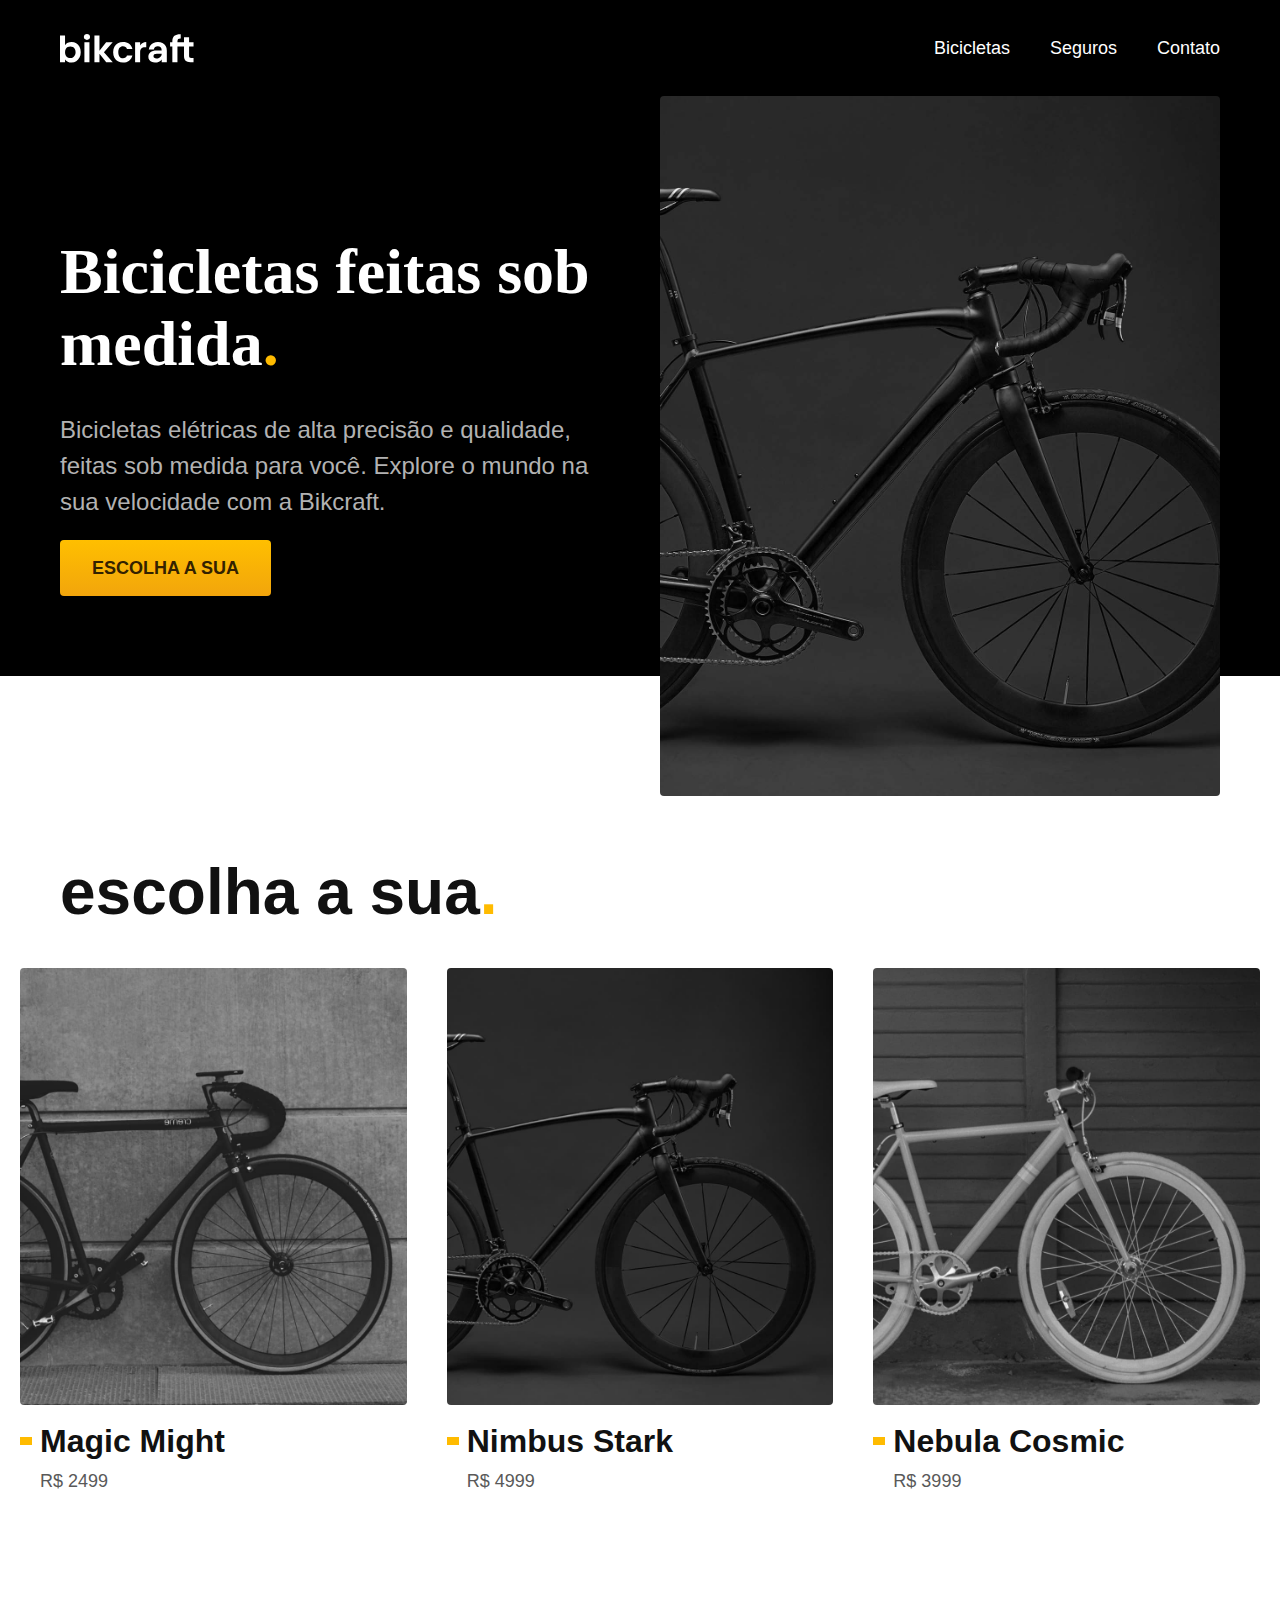
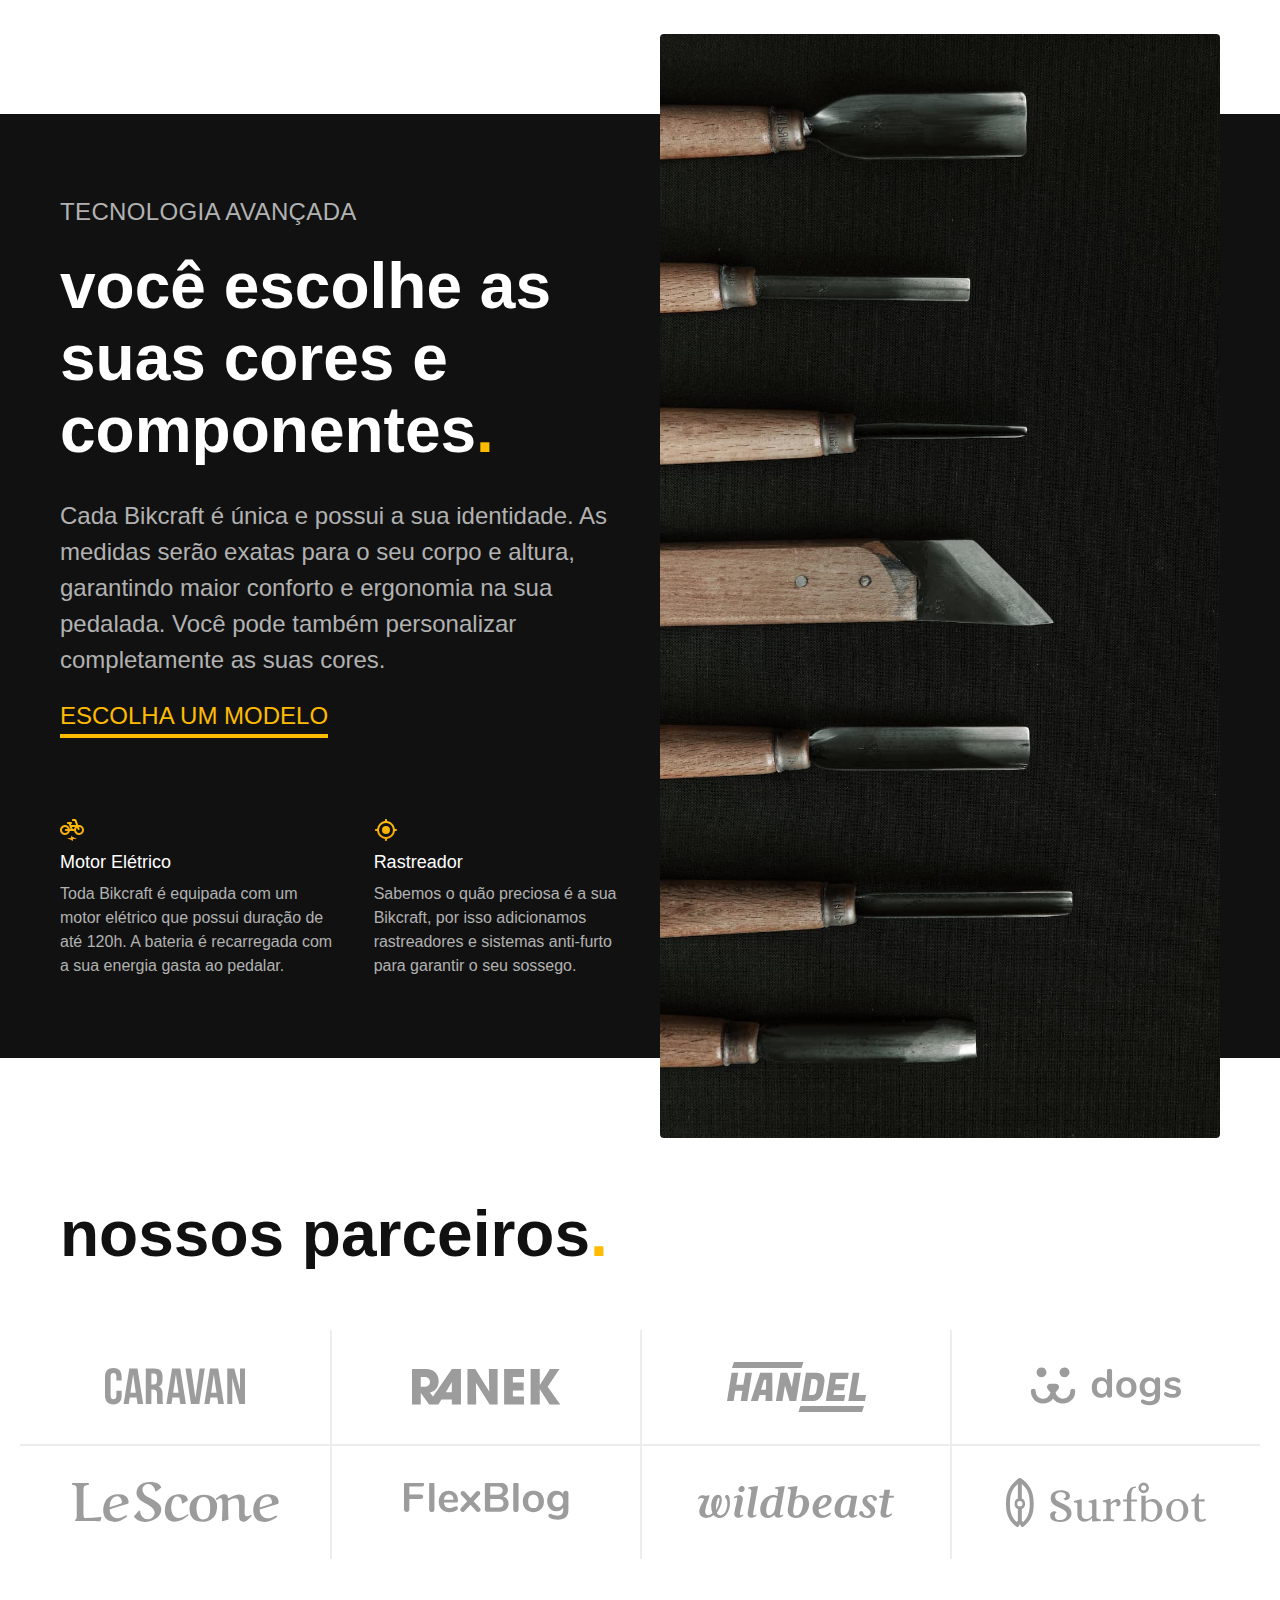
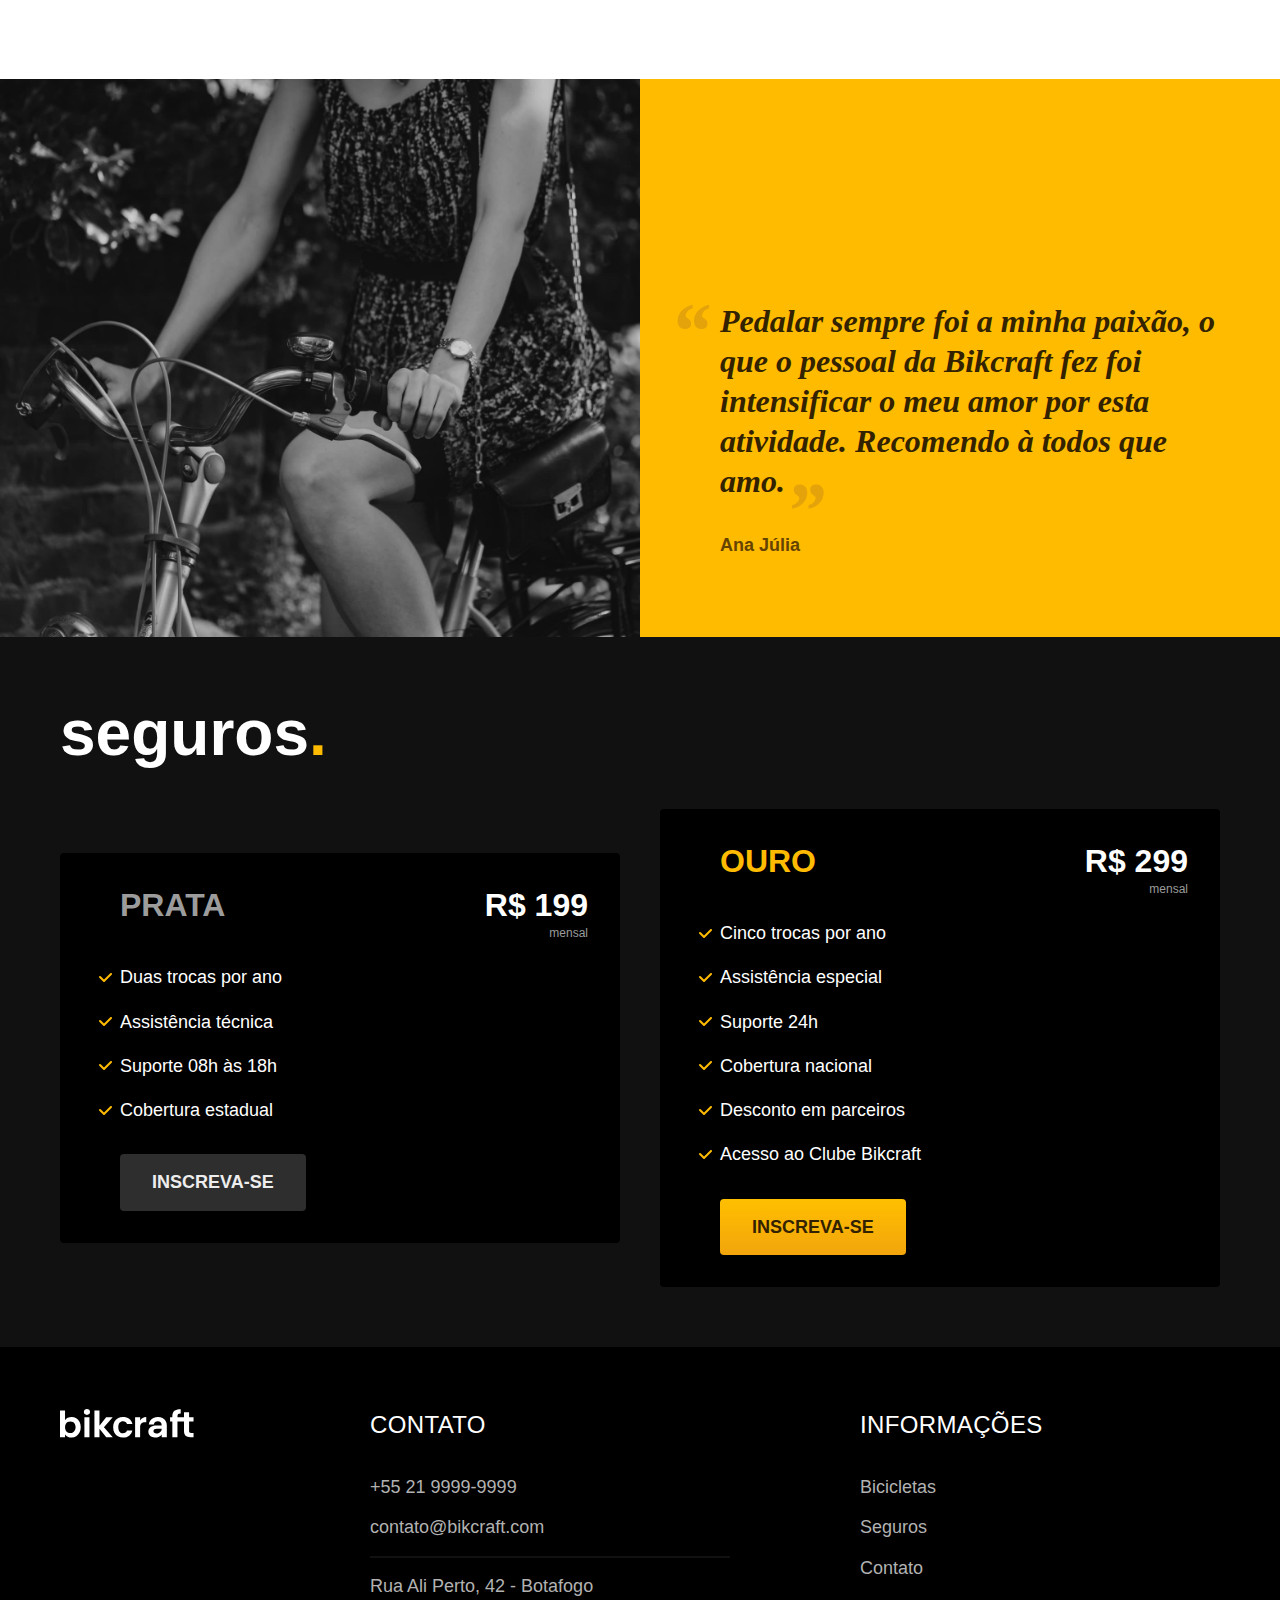
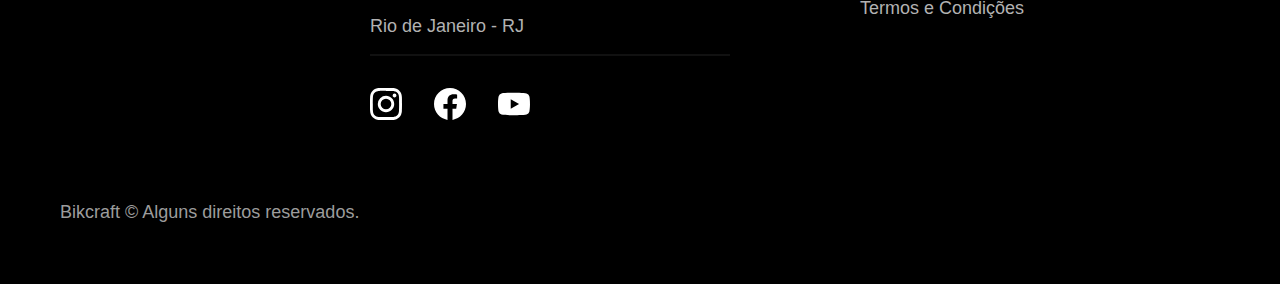
<file: index.html>
<!DOCTYPE html>
<html lang="pt-br">

<head>
  <meta charset="UTF-8">
  <meta name="viewport" content="width=device-width, initial-scale=1.0">

  <title>Bikcraft - Bicicletas Elétricas</title>
  <meta name="description" content="Bicicletas elétricas de alta precisão e qualidade, feitas sob medida para o cliente. Explore o mundo na sua velocidade com a Bikcraft.">

  <link rel="stylesheet" href="./css/style.css">
</head>

<body>
  <header class="header-bg">
    <div class="header container">
      <a href="./">
        <img src="./img/bikcraft.svg" alt="Bikcraft">
      </a>

      <nav aria-label="primaria">
        <ul class="header-menu font-1-m cor-0">
          <li><a href="./bicicletas.html">Bicicletas</a></li>
          <li><a href="./seguros.html">Seguros</a></li>
          <li><a href="./contato.html">Contato</a></li>
        </ul>
      </nav>
    </div>
  </header>

  <main class="introducao-bg">
    <div class="introducao container">
      <div class="introducao-conteudo">
        <h1 class="font-1-xxl cor-0">Bicicletas feitas sob medida<span class="cor-p1">.</span></h1>
        <p class="font-2-l cor-5">Bicicletas elétricas de alta precisão e qualidade, feitas sob medida para você. Explore o mundo na sua velocidade com a Bikcraft.</p>
        <a class="botao" href="./bicicletas.html">Escolha a sua</a>
      </div>
      <div>
        <img src="./img/fotos/introducao.jpg" alt="Bicicleta elétrica preta.">
      </div>
    </div>
  </main>

  <article class="bicicletas-lista">
    <h2 class="container font-1-xxl">escolha a sua<span class="cor-p1">.</span></h2>

    <ul>
      <li>
        <a href="./bicicletas/magic.html">
          <img src="./img/bicicletas/magic-home.jpg" alt="Bicicleta preta">
          <h3 class="font-1-xl">Magic Might</h3>
          <span class="font-2-m cor-8">R$ 2499</span>
        </a>
      </li>
      <li>
        <a href="./bicicletas/nimbus.html">
          <img src="./img/bicicletas/nimbus-home.jpg" alt="Bicicleta preta">
          <h3 class="font-1-xl">Nimbus Stark</h3>
          <span class="font-2-m cor-8">R$ 4999</span>
        </a>
      </li>
      <li>
        <a href="./bicicletas/nebula.html">
          <img src="./img/bicicletas/nebula-home.jpg" alt="Bicicleta preta">
          <h3 class="font-1-xl">Nebula Cosmic</h3>
          <span class="font-2-m cor-8">R$ 3999</span>
        </a>
      </li>
    </ul>
  </article>

  <article class="tecnologia-bg">
    <div class="tecnologia container">
      <div class="tecnologia-conteudo">
        <span class="font-2-l-b cor-5">Tecnologia Avançada</span>
        <h2 class="font-1-xxl cor-0">você escolhe as suas cores e componentes<span class="cor-p1">.</span></h2>
        <p class="font-2-l cor-5">Cada Bikcraft é única e possui a sua identidade. As medidas serão exatas para o seu corpo e altura, garantindo maior conforto e ergonomia na sua pedalada. Você pode também personalizar completamente as suas cores.</p>
        <a class="link" href="./bicicletas.html">Escolha um modelo</a>
        <div class="tecnologia-vantagens">
          <div>
            <img src="./img/icones/eletrica.svg" alt="">
            <h3 class="font-1-m cor-0">Motor Elétrico</h3>
            <p class="font-2-s cor-5">Toda Bikcraft é equipada com um motor elétrico que possui duração de até 120h. A bateria é recarregada com a sua energia gasta ao pedalar.</p>
          </div>
          <div>
            <img src="./img/icones/rastreador.svg" alt="">
            <h3 class="font-1-m cor-0">Rastreador</h3>
            <p class="font-2-s cor-5">Sabemos o quão preciosa é a sua Bikcraft, por isso adicionamos rastreadores e sistemas anti-furto para garantir o seu sossego.</p>
          </div>
        </div>
      </div>
      <div class="tecnologia-imagem">
        <img src="./img/fotos/tecnologia.jpg" alt="">
      </div>
    </div>
  </article>

  <section class="parceiros" aria-label="Nossos Parceiros">
    <h2 class="container font-1-xxl">nossos parceiros<span class="cor-p1">.</span></h2>

    <ul>
      <li><img src="./img/parceiros/caravan.svg" alt="caravan"></li>
      <li><img src="./img/parceiros/ranek.svg" alt="ranek"></li>
      <li><img src="./img/parceiros/handel.svg" alt="handel"></li>
      <li><img src="./img/parceiros/dogs.svg" alt="dogs"></li>
      <li><img src="./img/parceiros/lescone.svg" alt="lescone"></li>
      <li><img src="./img/parceiros/flexblog.svg" alt="flexblog"></li>
      <li><img src="./img/parceiros/wildbeast.svg" alt="wildbeast"></li>
      <li><img src="./img/parceiros/surfbot.svg" alt="surfbot"></li>
    </ul>
  </section>

  <section class="depoimento" aria-label="Depoimento">
    <div>
      <img src="./img/fotos/depoimento.jpg" alt="Pessoa pedalando uma bicicleta Bikcraft">
    </div>
    <div class="depoimento-conteudo">
      <blockquote class="font-1-xl cor-p5">
        <p>Pedalar sempre foi a minha paixão, o que o pessoal da Bikcraft fez foi intensificar o meu amor por esta atividade. Recomendo à todos que amo.</p>
      </blockquote>
      <span class="font-1-m-b cor-p4">Ana Júlia</span>
    </div>
  </section>

  <article class="seguros-bg">
    <div class="seguros container">
      <h2 class="font-1-xxl cor-0">seguros<span class="cor-p1">.</span></h2>
      <div class="seguros-item">
        <h3 class="font-1-xl cor-6">PRATA</h3>
        <span class="font-1-xl cor-0">R$ 199 <span class="font-1-xs cor-6">mensal</span></span>
        <ul class="font-2-m cor-0">
          <li>Duas trocas por ano</li>
          <li>Assistência técnica</li>
          <li>Suporte 08h às 18h</li>
          <li>Cobertura estadual</li>
        </ul>
        <a class="botao secundario" href="./orcamento.html">Inscreva-se</a>
      </div>

      <div class="seguros-item">
        <h3 class="font-1-xl cor-p1">OURO</h3>
        <span class="font-1-xl cor-0">R$ 299 <span class="font-1-xs cor-6">mensal</span></span>
        <ul class="font-2-m cor-0">
          <li>Cinco trocas por ano</li>
          <li>Assistência especial</li>
          <li>Suporte 24h</li>
          <li>Cobertura nacional</li>
          <li>Desconto em parceiros</li>
          <li>Acesso ao Clube Bikcraft</li>
        </ul>
        <a class="botao" href="./orcamento.html">Inscreva-se</a>
      </div>
    </div>
  </article>

  <footer class="footer-bg">
    <div class="footer container">
      <img src="./img/bikcraft.svg" alt="Bikcraft">
      <div class="footer-contato">
        <h3 class="font-2-l-b cor-0">Contato</h3>
        <ul class="font-2-m cor-5">
          <li><a href="tel:+552199999999">+55 21 9999-9999</a></li>
          <li><a href="mailto:contato@bikcraft.com">contato@bikcraft.com</a></li>
          <li>Rua Ali Perto, 42 - Botafogo</li>
          <li>Rio de Janeiro - RJ</li>
        </ul>
        <div class="footer-redes">
          <a href="./">
            <img src="./img/redes/instagram.svg" alt="Instagram">
          </a>
          <a href="./">
            <img src="./img/redes/facebook.svg" alt="Facebook">
          </a>
          <a href="./">
            <img src="./img/redes/youtube.svg" alt="Youtube">
          </a>
        </div>
      </div>
      <div class="footer-informacoes">
        <h3 class="font-2-l-b cor-0">Informações</h3>
        <nav>
          <ul class="font-1-m cor-5">
            <li><a href="./bicicletas.html">Bicicletas</a></li>
            <li><a href="./seguros.html">Seguros</a></li>
            <li><a href="./contato.html">Contato</a></li>
            <li><a href="./termos.html">Termos e Condições</a></li>
          </ul>
        </nav>
      </div>
      <p class="footer-copy font-2-m cor-6">Bikcraft © Alguns direitos reservados.</p>
    </div>
  </footer>
</body>

</html>
</file>
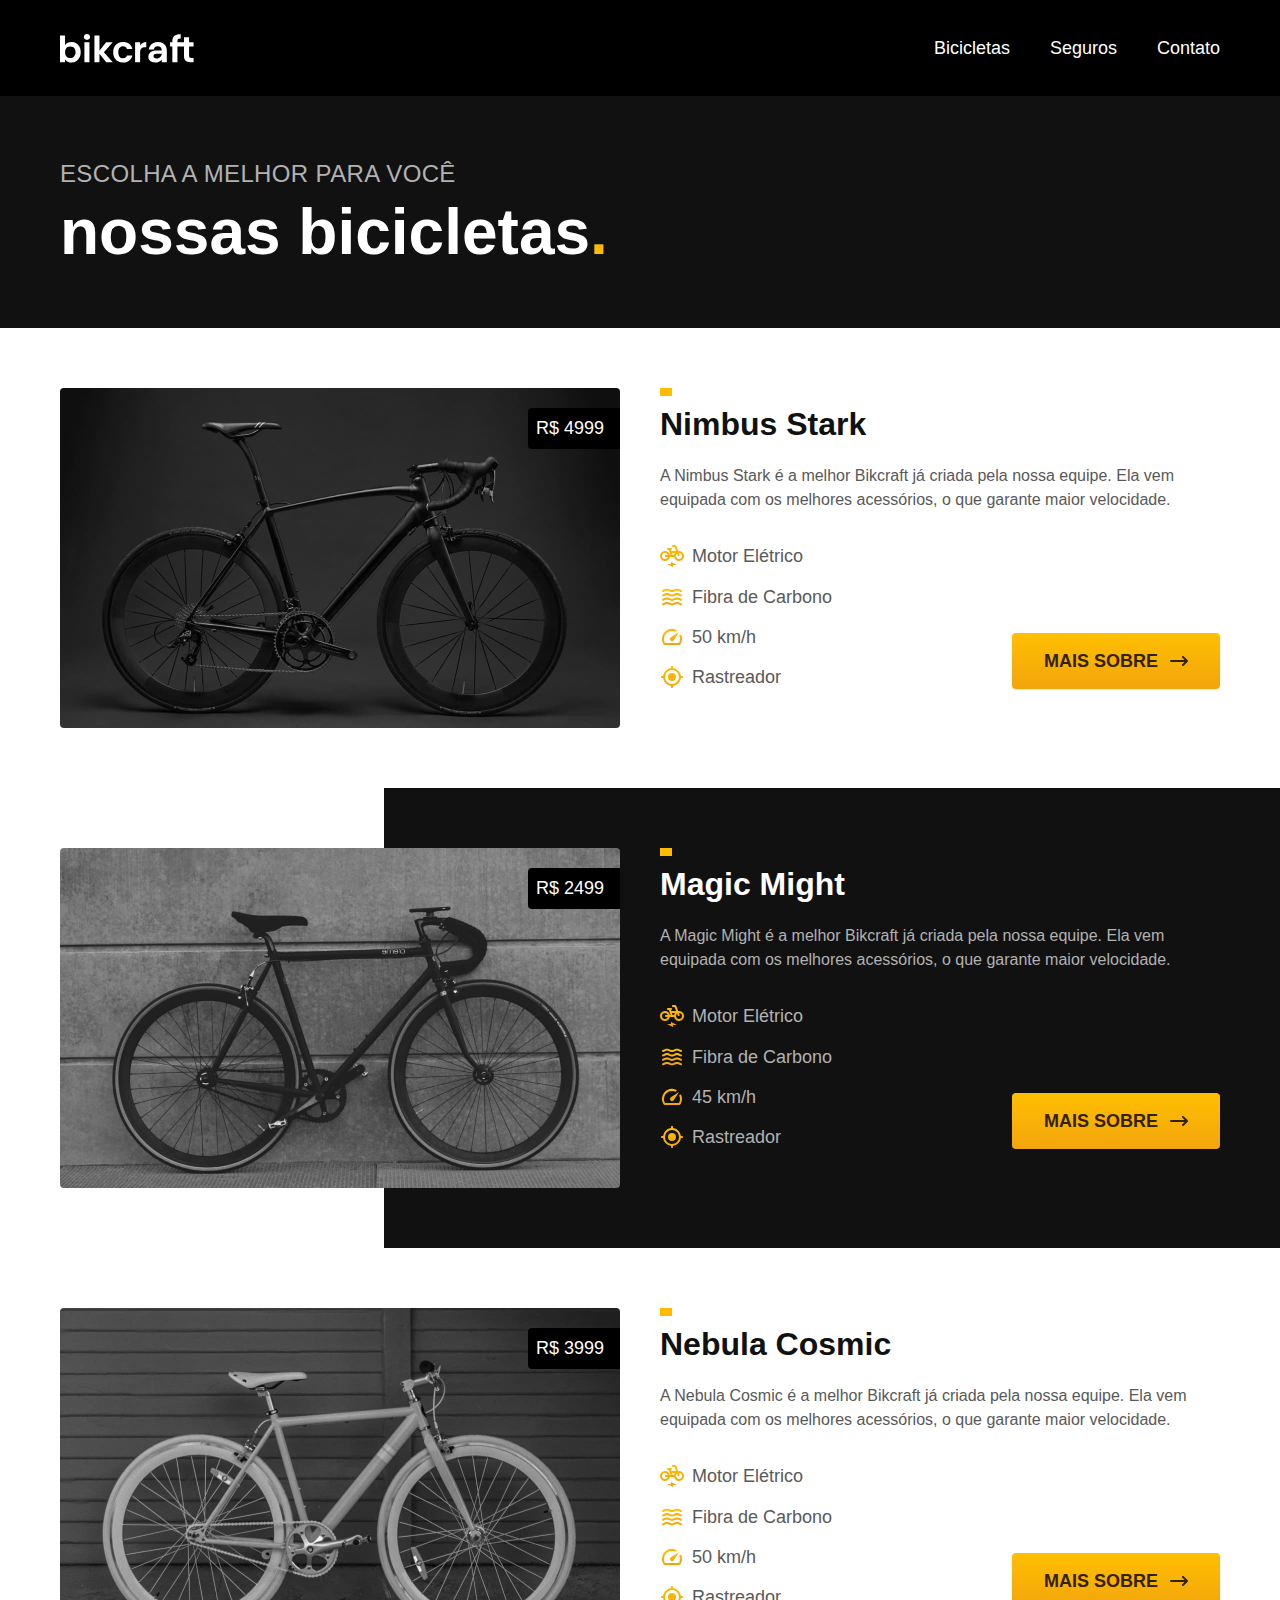
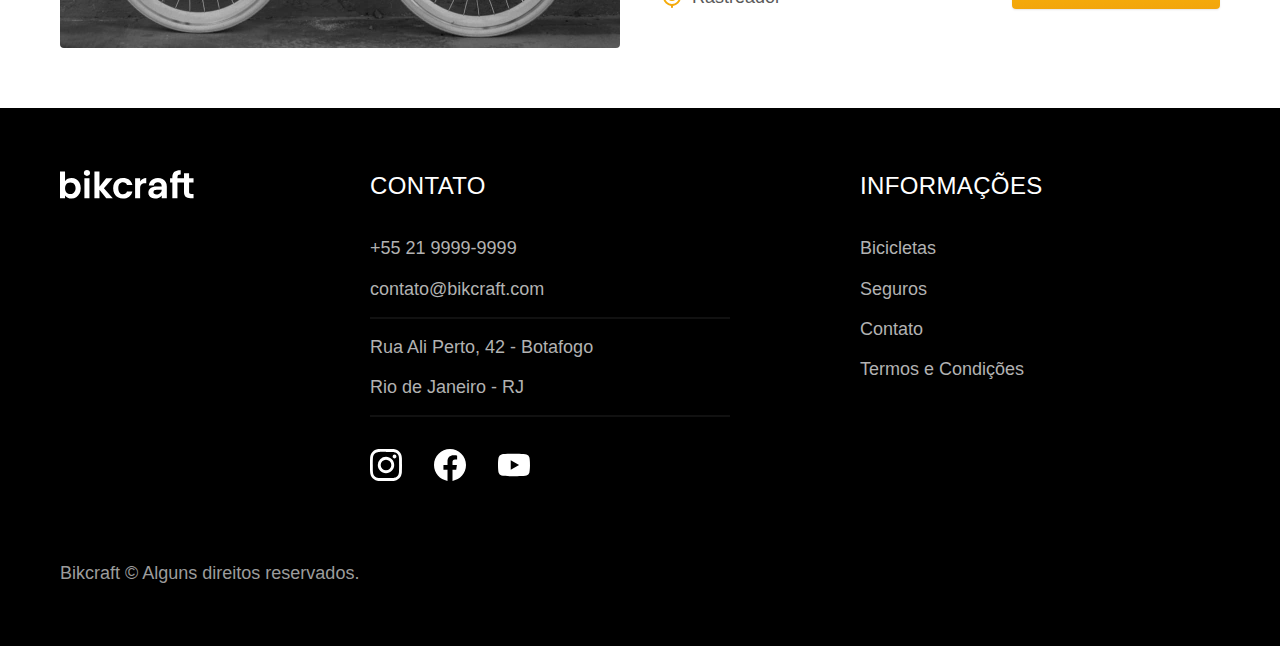
<file: bicicletas.html>
<!DOCTYPE html>
<html lang="pt-br">

<head>
  <meta charset="UTF-8">
  <meta name="viewport" content="width=device-width, initial-scale=1.0">

  <title>Bicicletas | Bikcraft</title>
  <meta name="description" content="Bicicletas">

  <link rel="stylesheet" href="./css/style.css">
</head>

<body id="bicicletas">
  <header class="header-bg">
    <div class="header container">
      <a href="./">
        <img src="./img/bikcraft.svg" alt="Bikcraft">
      </a>

      <nav aria-label="primaria">
        <ul class="header-menu font-1-m cor-0">
          <li><a href="./bicicletas.html">Bicicletas</a></li>
          <li><a href="./seguros.html">Seguros</a></li>
          <li><a href="./contato.html">Contato</a></li>
        </ul>
      </nav>
    </div>
  </header>

  <main>
    <div class="titulo-bg">
      <div class="titulo container">
        <p class="font-2-l-b cor-5">Escolha a melhor para você</p>
        <h1 class="font-1-xxl cor-0">nossas bicicletas<span class="cor-p1">.</span></h1>
      </div>
    </div>

    <div class="bicicletas container">
      <div class="bicicletas-imagem">
        <img src="./img/bicicletas/nimbus.jpg" alt="Bicicleta preta">
        <span class="font-2-m cor-0">R$ 4999</span>
      </div>
      <div class="bicicletas-conteudo">
        <h2 class="font-1-xl">Nimbus Stark</h2>
        <p class="font-2-s cor-8">A Nimbus Stark é a melhor Bikcraft já criada pela nossa equipe. Ela vem equipada com os melhores acessórios, o que garante maior velocidade.</p>
        <ul class="font-1-m cor-8">
          <li>
            <img src="./img/icones/eletrica.svg" alt="">
            Motor Elétrico
          </li>
          <li>
            <img src="./img/icones/carbono.svg" alt="">
            Fibra de Carbono
          </li>
          <li>
            <img src="./img/icones/velocidade.svg" alt="">
            50 km/h
          </li>
          <li>
            <img src="./img/icones/rastreador.svg" alt="">
            Rastreador
          </li>
        </ul>
        <a class="botao seta" href="./bicicletas/nimbus.html">Mais Sobre</a>
      </div>
    </div>

    <div class="bicicletas-bg">
      <div class="bicicletas container">
        <div class="bicicletas-imagem">
          <img src="./img/bicicletas/magic.jpg" alt="Bicicleta preta">
          <span class="font-2-m cor-0">R$ 2499</span>
        </div>
        <div class="bicicletas-conteudo">
          <h2 class="font-1-xl cor-0">Magic Might</h2>
          <p class="font-2-s cor-5">A Magic Might é a melhor Bikcraft já criada pela nossa equipe. Ela vem equipada com os melhores acessórios, o que garante maior velocidade.</p>
          <ul class="font-1-m cor-5">
            <li>
              <img src="./img/icones/eletrica.svg" alt="">
              Motor Elétrico
            </li>
            <li>
              <img src="./img/icones/carbono.svg" alt="">
              Fibra de Carbono
            </li>
            <li>
              <img src="./img/icones/velocidade.svg" alt="">
              45 km/h
            </li>
            <li>
              <img src="./img/icones/rastreador.svg" alt="">
              Rastreador
            </li>
          </ul>
          <a class="botao seta" href="./bicicletas/magic.html">Mais Sobre</a>
        </div>
      </div>
    </div>

    <div class="bicicletas container">
      <div class="bicicletas-imagem">
        <img src="./img/bicicletas/nebula.jpg" alt="Bicicleta preta">
        <span class="font-2-m cor-0">R$ 3999</span>
      </div>
      <div class="bicicletas-conteudo">
        <h2 class="font-1-xl">Nebula Cosmic</h2>
        <p class="font-2-s cor-8">A Nebula Cosmic é a melhor Bikcraft já criada pela nossa equipe. Ela vem equipada com os melhores acessórios, o que garante maior velocidade.</p>
        <ul class="font-1-m cor-8">
          <li>
            <img src="./img/icones/eletrica.svg" alt="">
            Motor Elétrico
          </li>
          <li>
            <img src="./img/icones/carbono.svg" alt="">
            Fibra de Carbono
          </li>
          <li>
            <img src="./img/icones/velocidade.svg" alt="">
            50 km/h
          </li>
          <li>
            <img src="./img/icones/rastreador.svg" alt="">
            Rastreador
          </li>
        </ul>
        <a class="botao seta" href="./bicicletas/nebula.html">Mais Sobre</a>
      </div>
    </div>

  </main>

  <footer class="footer-bg">
    <div class="footer container">
      <img src="./img/bikcraft.svg" alt="Bikcraft">
      <div class="footer-contato">
        <h3 class="font-2-l-b cor-0">Contato</h3>
        <ul class="font-2-m cor-5">
          <li><a href="tel:+552199999999">+55 21 9999-9999</a></li>
          <li><a href="mailto:contato@bikcraft.com">contato@bikcraft.com</a></li>
          <li>Rua Ali Perto, 42 - Botafogo</li>
          <li>Rio de Janeiro - RJ</li>
        </ul>
        <div class="footer-redes">
          <a href="./">
            <img src="./img/redes/instagram.svg" alt="Instagram">
          </a>
          <a href="./">
            <img src="./img/redes/facebook.svg" alt="Facebook">
          </a>
          <a href="./">
            <img src="./img/redes/youtube.svg" alt="Youtube">
          </a>
        </div>
      </div>
      <div class="footer-informacoes">
        <h3 class="font-2-l-b cor-0">Informações</h3>
        <nav>
          <ul class="font-1-m cor-5">
            <li><a href="./bicicletas.html">Bicicletas</a></li>
            <li><a href="./seguros.html">Seguros</a></li>
            <li><a href="./contato.html">Contato</a></li>
            <li><a href="./termos.html">Termos e Condições</a></li>
          </ul>
        </nav>
      </div>
      <p class="footer-copy font-2-m cor-6">Bikcraft © Alguns direitos reservados.</p>
    </div>
  </footer>
</body>

</html>
</file>
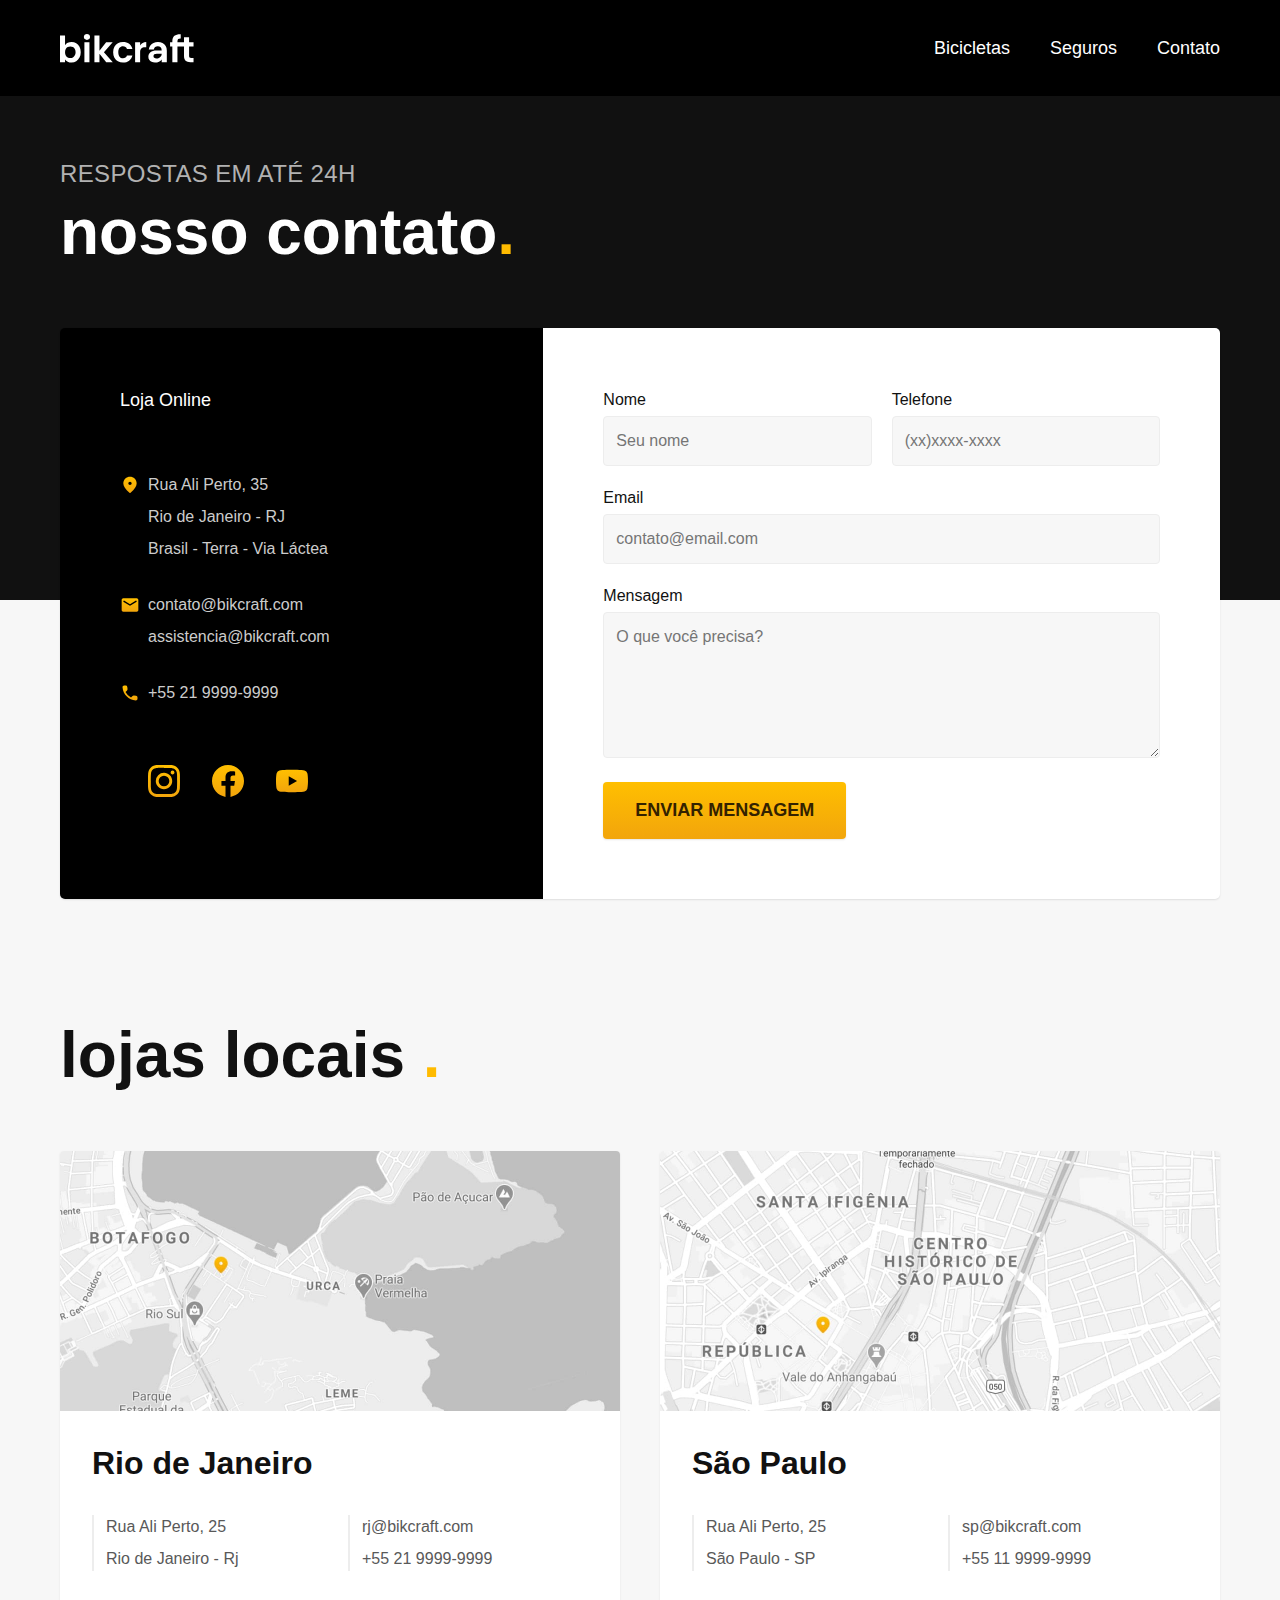
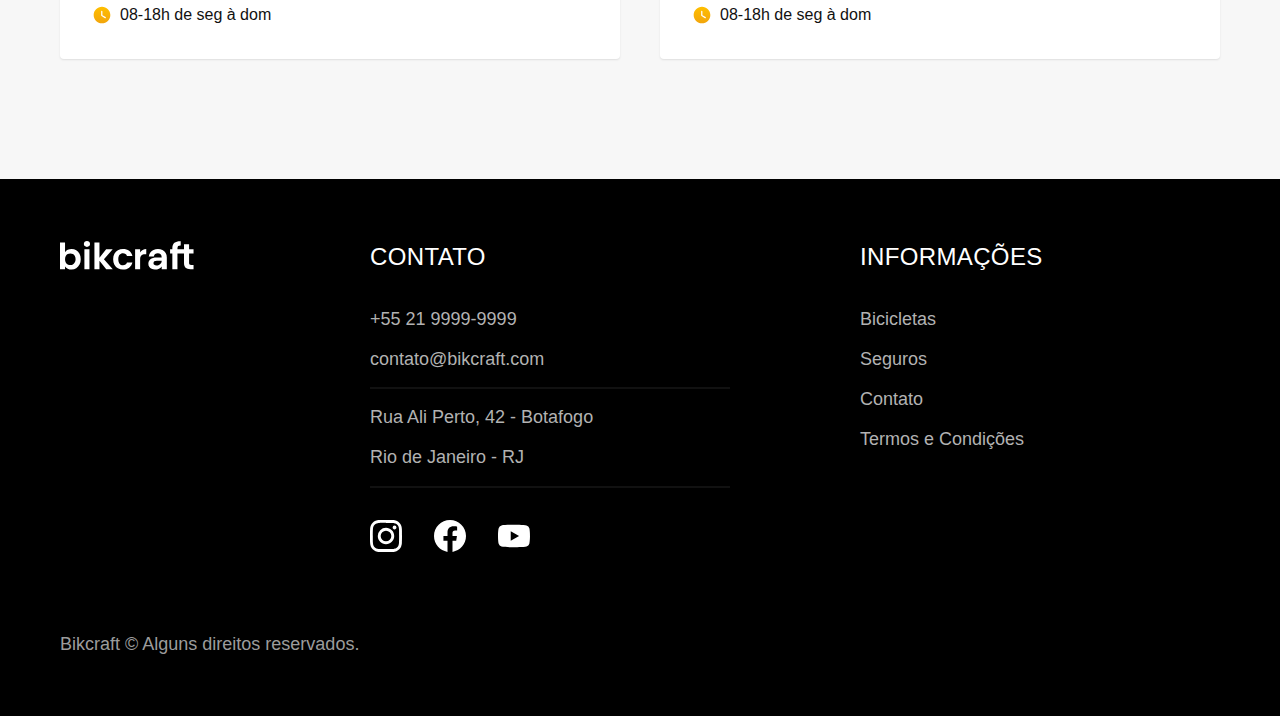
<file: contato.html>
<!DOCTYPE html>
<html lang="pt-br">

<head>
  <meta charset="UTF-8">
  <meta name="viewport" content="width=device-width, initial-scale=1.0">

  <title>Contato | Bikcraft</title>
  <meta name="description" content="Contato.">

  <link rel="stylesheet" href="./css/style.css">
</head>

<body id="contato">
  <header class="header-bg">
    <div class="header container">
      <a href="./">
        <img src="./img/bikcraft.svg" alt="Bikcraft">
      </a>

      <nav aria-label="primaria">
        <ul class="header-menu font-1-m cor-0">
          <li><a href="./bicicletas.html">Bicicletas</a></li>
          <li><a href="./seguros.html">Seguros</a></li>
          <li><a href="./contato.html">Contato</a></li>
        </ul>
      </nav>
    </div>
  </header>

  <main>
    <div class="titulo-bg">
      <div class="titulo container">
        <p class="font-2-l-b cor-5">Respostas em até 24h</p>
        <h1 class="font-1-xxl cor-0">nosso contato<span class="cor-p1">.</span></h1>
      </div>
    </div>

    <div class="contato container">
      <section class="contato-dados" aria-label="Endereço">
        <h2 class="font-1-m cor-0">Loja Online</h2>
        <div class="contato-endereco font-2-s cor-4">
          <p>Rua Ali Perto, 35</p>
          <p>Rio de Janeiro - RJ</p>
          <p>Brasil - Terra - Via Láctea</p>
        </div>
        <address class="contato-meios font-2-s cor-4">
          <a href="mailto:contato@bikcraft.com">contato@bikcraft.com</a>
          <a href="mailto:assistencia@bikcraft.com">assistencia@bikcraft.com</a>
          <a href="tel:+552199999999">+55 21 9999-9999</a>
        </address>
        <div class="contato-redes">
          <a href="./">
            <img src="./img/redes/instagram-p.svg" alt="Instagram">
          </a>
          <a href="./">
            <img src="./img/redes/facebook-p.svg" alt="Facebook">
          </a>
          <a href="./">
            <img src="./img/redes/youtube-p.svg" alt="Youtube">
          </a>
        </div>
      </section>
      <section class="contato-formulario" aria-label="Formulário">
        <form class="form" action="./contato.html">
          <div>
            <label for="nome">Nome</label>
            <input type="text" id="nome" name="nome" placeholder="Seu nome">
          </div>
          <div>
            <label for="telefone">Telefone</label>
            <input type="text" id="telefone" name="telefone" placeholder="(xx)xxxx-xxxx">
          </div>
          <div class="col-2">
            <label for="email">Email</label>
            <input type="email" id="email" name="email" placeholder="contato@email.com">
          </div>
          <div class="col-2">
            <label for="mensagem">Mensagem</label>
            <textarea rows="5" id="mensagem" name="mensagem" placeholder="O que você precisa?"></textarea>
          </div>
          <button class="botao col-2">Enviar Mensagem</button>
        </form>
      </section>
    </div>
  </main>

  <article class="lojas container">
    <h2 class="font-1-xxl">lojas locais <span class="cor-p1">.</span></h2>
    <div class="lojas-item">
      <img src="./img/lojas/rj.jpg" alt="mapa marcando o endereço em Rua Ali Perto, 25 - Rio de Janeiro - RJ">
      <div class="lojas-conteudo">
        <h3 class="font-1-xl">Rio de Janeiro</h3>
        <div class="lojas-dados font-2-s cor-8">
          <p>Rua Ali Perto, 25</p>
          <p>Rio de Janeiro - Rj</p>
        </div>
        <div class="lojas-dados font-2-s cor-8">
          <a href="mailto:rj@bikcraft.com">rj@bikcraft.com</a>
          <a href="tel:+552199999999">+55 21 9999-9999</a>
        </div>
        <p class="lojas-tempo font-1-s"><img src="./img/icones/horario.svg" alt=""> 08-18h de seg à dom</p>
      </div>
    </div>

    <div class="lojas-item">
      <img src="./img/lojas/sp.jpg" alt="mapa marcando o endereço em Rua Ali Perto, 25 - São Paulo - SP">
      <div class="lojas-conteudo">
        <h3 class="font-1-xl">São Paulo</h3>
        <div class="lojas-dados font-2-s cor-8">
          <p>Rua Ali Perto, 25</p>
          <p>São Paulo - SP</p>
        </div>
        <div class="lojas-dados font-2-s cor-8">
          <a href="mailto:sp@bikcraft.com">sp@bikcraft.com</a>
          <a href="tel:+551199999999">+55 11 9999-9999</a>
        </div>
        <p class="lojas-tempo font-1-s"><img src="./img/icones/horario.svg" alt=""> 08-18h de seg à dom</p>
      </div>
    </div>
  </article>

  <footer class="footer-bg">
    <div class="footer container">
      <img src="./img/bikcraft.svg" alt="Bikcraft">
      <div class="footer-contato">
        <h3 class="font-2-l-b cor-0">Contato</h3>
        <ul class="font-2-m cor-5">
          <li><a href="tel:+552199999999">+55 21 9999-9999</a></li>
          <li><a href="mailto:contato@bikcraft.com">contato@bikcraft.com</a></li>
          <li>Rua Ali Perto, 42 - Botafogo</li>
          <li>Rio de Janeiro - RJ</li>
        </ul>
        <div class="footer-redes">
          <a href="./">
            <img src="./img/redes/instagram.svg" alt="Instagram">
          </a>
          <a href="./">
            <img src="./img/redes/facebook.svg" alt="Facebook">
          </a>
          <a href="./">
            <img src="./img/redes/youtube.svg" alt="Youtube">
          </a>
        </div>
      </div>
      <div class="footer-informacoes">
        <h3 class="font-2-l-b cor-0">Informações</h3>
        <nav>
          <ul class="font-1-m cor-5">
            <li><a href="./bicicletas.html">Bicicletas</a></li>
            <li><a href="./seguros.html">Seguros</a></li>
            <li><a href="./contato.html">Contato</a></li>
            <li><a href="./termos.html">Termos e Condições</a></li>
          </ul>
        </nav>
      </div>
      <p class="footer-copy font-2-m cor-6">Bikcraft © Alguns direitos reservados.</p>
    </div>
  </footer>
</body>

</html>
</file>
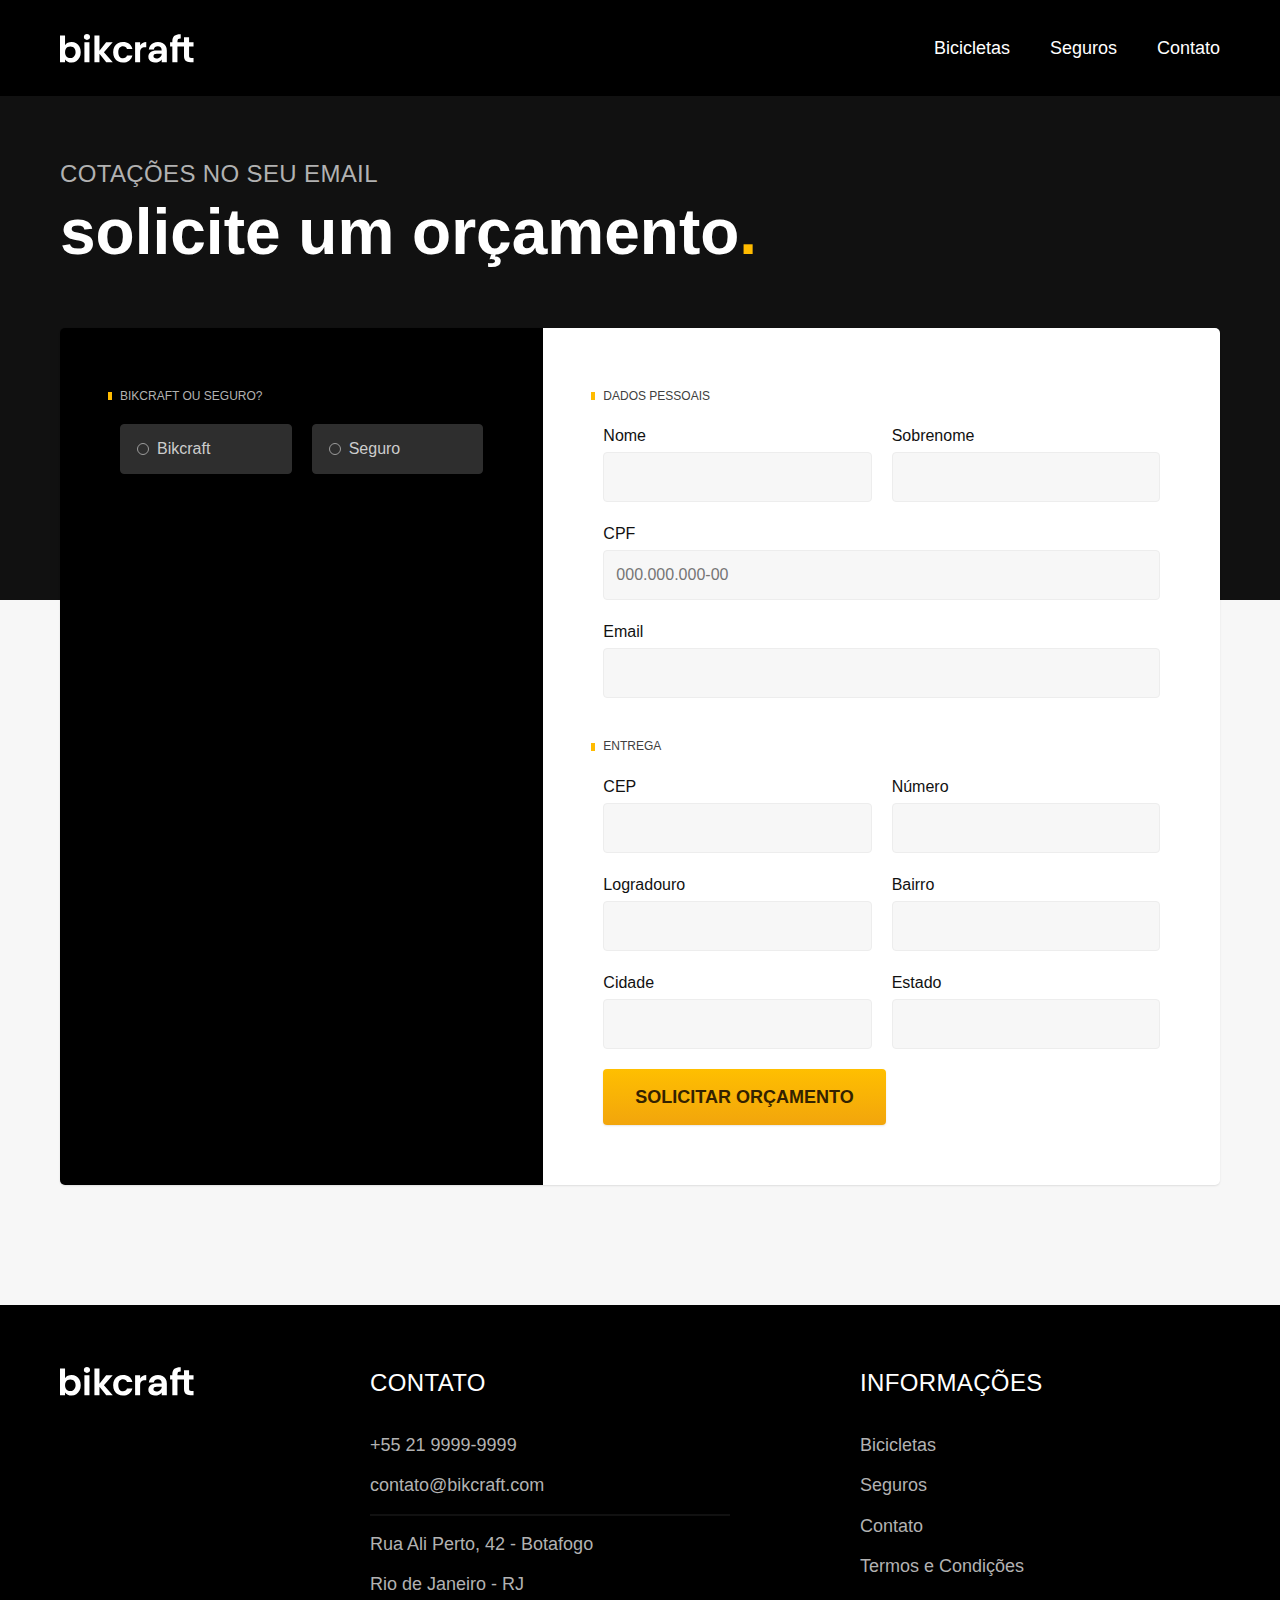
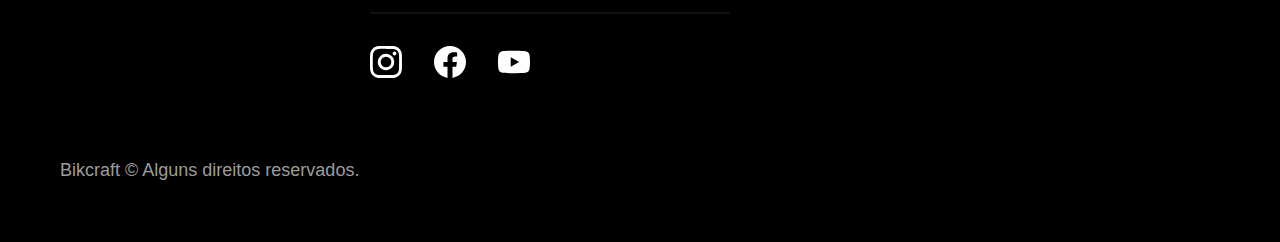
<file: orcamento.html>
<!DOCTYPE html>
<html lang="pt-br">

<head>
  <meta charset="UTF-8">
  <meta name="viewport" content="width=device-width, initial-scale=1.0">

  <title>Orçamento | Bikcraft</title>
  <meta name="description" content="Orçamento.">

  <link rel="stylesheet" href="./css/style.css">
</head>

<body id="orcamento">
  <header class="header-bg">
    <div class="header container">
      <a href="./">
        <img src="./img/bikcraft.svg" alt="Bikcraft">
      </a>

      <nav aria-label="primaria">
        <ul class="header-menu font-1-m cor-0">
          <li><a href="./bicicletas.html">Bicicletas</a></li>
          <li><a href="./seguros.html">Seguros</a></li>
          <li><a href="./contato.html">Contato</a></li>
        </ul>
      </nav>
    </div>
  </header>

  <main>
    <div class="titulo-bg">
      <div class="titulo container">
        <p class="font-2-l-b cor-5">Cotações no seu email</p>
        <h1 class="font-1-xxl cor-0">solicite um orçamento<span class="cor-p1">.</span></h1>
      </div>
    </div>

    <form class="orcamento container" action="./orcamento.html">
      <div class="orcamento-produto">
        <h2 class="font-1-xs cor-5">Bikcraft ou Seguro?</h2>

        <input type="radio" name="tipo" value="bikcraft" id="bikcraft">
        <label for="bikcraft">Bikcraft</label>

        <input type="radio" name="tipo" value="seguro" id="seguro">
        <label for="seguro">Seguro</label>

        <div class="orcamento-conteudo" id="orcamento-bikcraft">
          <h2 class="font-1-xs cor-5">Escolha a sua</h2>

          <input type="radio" name="produto" value="nimbus" id="nimbus">
          <label for="nimbus">Nimbus Stark <span>R$ 4999</span></label>
          <div class="orcamento-detalhes">
            <ul class="font-1-xs cor-8">
              <li><img src="./img/icones/eletrica.svg" alt=""> Motor Elétrico</li>
              <li><img src="./img/icones/carbono.svg" alt=""> Fibra de Carbono</li>
              <li><img src="./img/icones/velocidade.svg" alt=""> 50 km/h</li>
              <li><img src="./img/icones/rastreador.svg" alt=""> Rastreador</li>
            </ul>
            <img src="./img/bicicletas/nimbus.jpg" alt="Bicicleta preta">
          </div>

          <input type="radio" name="produto" value="magic" id="magic">
          <label for="magic">Magic Might <span>R$ 2499</span></label>
          <div class="orcamento-detalhes">
            <ul class="font-1-xs cor-8">
              <li><img src="./img/icones/eletrica.svg" alt=""> Motor Elétrico</li>
              <li><img src="./img/icones/carbono.svg" alt=""> Fibra de Carbono</li>
              <li><img src="./img/icones/velocidade.svg" alt=""> 45 km/h</li>
              <li><img src="./img/icones/rastreador.svg" alt=""> Rastreador</li>
            </ul>
            <img src="./img/bicicletas/magic.jpg" alt="Bicicleta preta">
          </div>

          <input type="radio" name="produto" value="nebula" id="nebula">
          <label for="nebula">Nebula Cosmic <span>R$ 3999</span></label>
          <div class="orcamento-detalhes">
            <ul class="font-1-xs cor-8">
              <li><img src="./img/icones/eletrica.svg" alt=""> Motor Elétrico</li>
              <li><img src="./img/icones/carbono.svg" alt=""> Fibra de Carbono</li>
              <li><img src="./img/icones/velocidade.svg" alt=""> 40 km/h</li>
              <li><img src="./img/icones/rastreador.svg" alt=""> Rastreador</li>
            </ul>
            <img src="./img/bicicletas/nebula.jpg" alt="Bicicleta branca">
          </div>

        </div>

        <div class="orcamento-conteudo" id="orcamento-seguro">
          <h2 class="font-1-xs cor-5">Escolha o plano</h2>

          <input type="radio" name="produto" value="prata" id="prata">
          <label for="prata">Prata <span>R$ 199</span></label>

          <input type="radio" name="produto" value="ouro" id="ouro">
          <label for="ouro">Ouro <span>R$ 299</span></label>
        </div>
      </div>
      <div class="orcamento-dados form">
        <h2 class="font-1-xs cor-9 col-2">dados pessoais</h2>
        <div>
          <label for="nome">Nome</label>
          <input type="text" id="nome" name="nome">
        </div>
        <div>
          <label for="sobrenome">Sobrenome</label>
          <input type="text" id="sobrenome" name="sobrenome">
        </div>
        <div class="col-2">
          <label for="cpf">CPF</label>
          <input type="text" id="cpf" name="cpf" placeholder="000.000.000-00">
        </div>
        <div class="col-2">
          <label for="email">Email</label>
          <input type="email" id="email" name="email">
        </div>
        <h2 class="font-1-xs cor-9 col-2">entrega</h2>
        <div>
          <label for="cep">CEP</label>
          <input type="text" id="cep" name="cep">
        </div>
        <div>
          <label for="numero">Número</label>
          <input type="text" id="numero" name="numero">
        </div>
        <div>
          <label for="logradouro">Logradouro</label>
          <input type="text" id="logradouro" name="logradouro">
        </div>
        <div>
          <label for="bairro">Bairro</label>
          <input type="text" id="bairro" name="bairro">
        </div>
        <div>
          <label for="cidade">Cidade</label>
          <input type="text" id="cidade" name="cidade">
        </div>
        <div>
          <label for="estado">Estado</label>
          <input type="text" id="estado" name="estado">
        </div>
        <button class="botao col-2">Solicitar Orçamento</button>
      </div>
    </form>
  </main>

  <footer class="footer-bg">
    <div class="footer container">
      <img src="./img/bikcraft.svg" alt="Bikcraft">
      <div class="footer-contato">
        <h3 class="font-2-l-b cor-0">Contato</h3>
        <ul class="font-2-m cor-5">
          <li><a href="tel:+552199999999">+55 21 9999-9999</a></li>
          <li><a href="mailto:contato@bikcraft.com">contato@bikcraft.com</a></li>
          <li>Rua Ali Perto, 42 - Botafogo</li>
          <li>Rio de Janeiro - RJ</li>
        </ul>
        <div class="footer-redes">
          <a href="./">
            <img src="./img/redes/instagram.svg" alt="Instagram">
          </a>
          <a href="./">
            <img src="./img/redes/facebook.svg" alt="Facebook">
          </a>
          <a href="./">
            <img src="./img/redes/youtube.svg" alt="Youtube">
          </a>
        </div>
      </div>
      <div class="footer-informacoes">
        <h3 class="font-2-l-b cor-0">Informações</h3>
        <nav>
          <ul class="font-1-m cor-5">
            <li><a href="./bicicletas.html">Bicicletas</a></li>
            <li><a href="./seguros.html">Seguros</a></li>
            <li><a href="./contato.html">Contato</a></li>
            <li><a href="./termos.html">Termos e Condições</a></li>
          </ul>
        </nav>
      </div>
      <p class="footer-copy font-2-m cor-6">Bikcraft © Alguns direitos reservados.</p>
    </div>
  </footer>
</body>

</html>
</file>
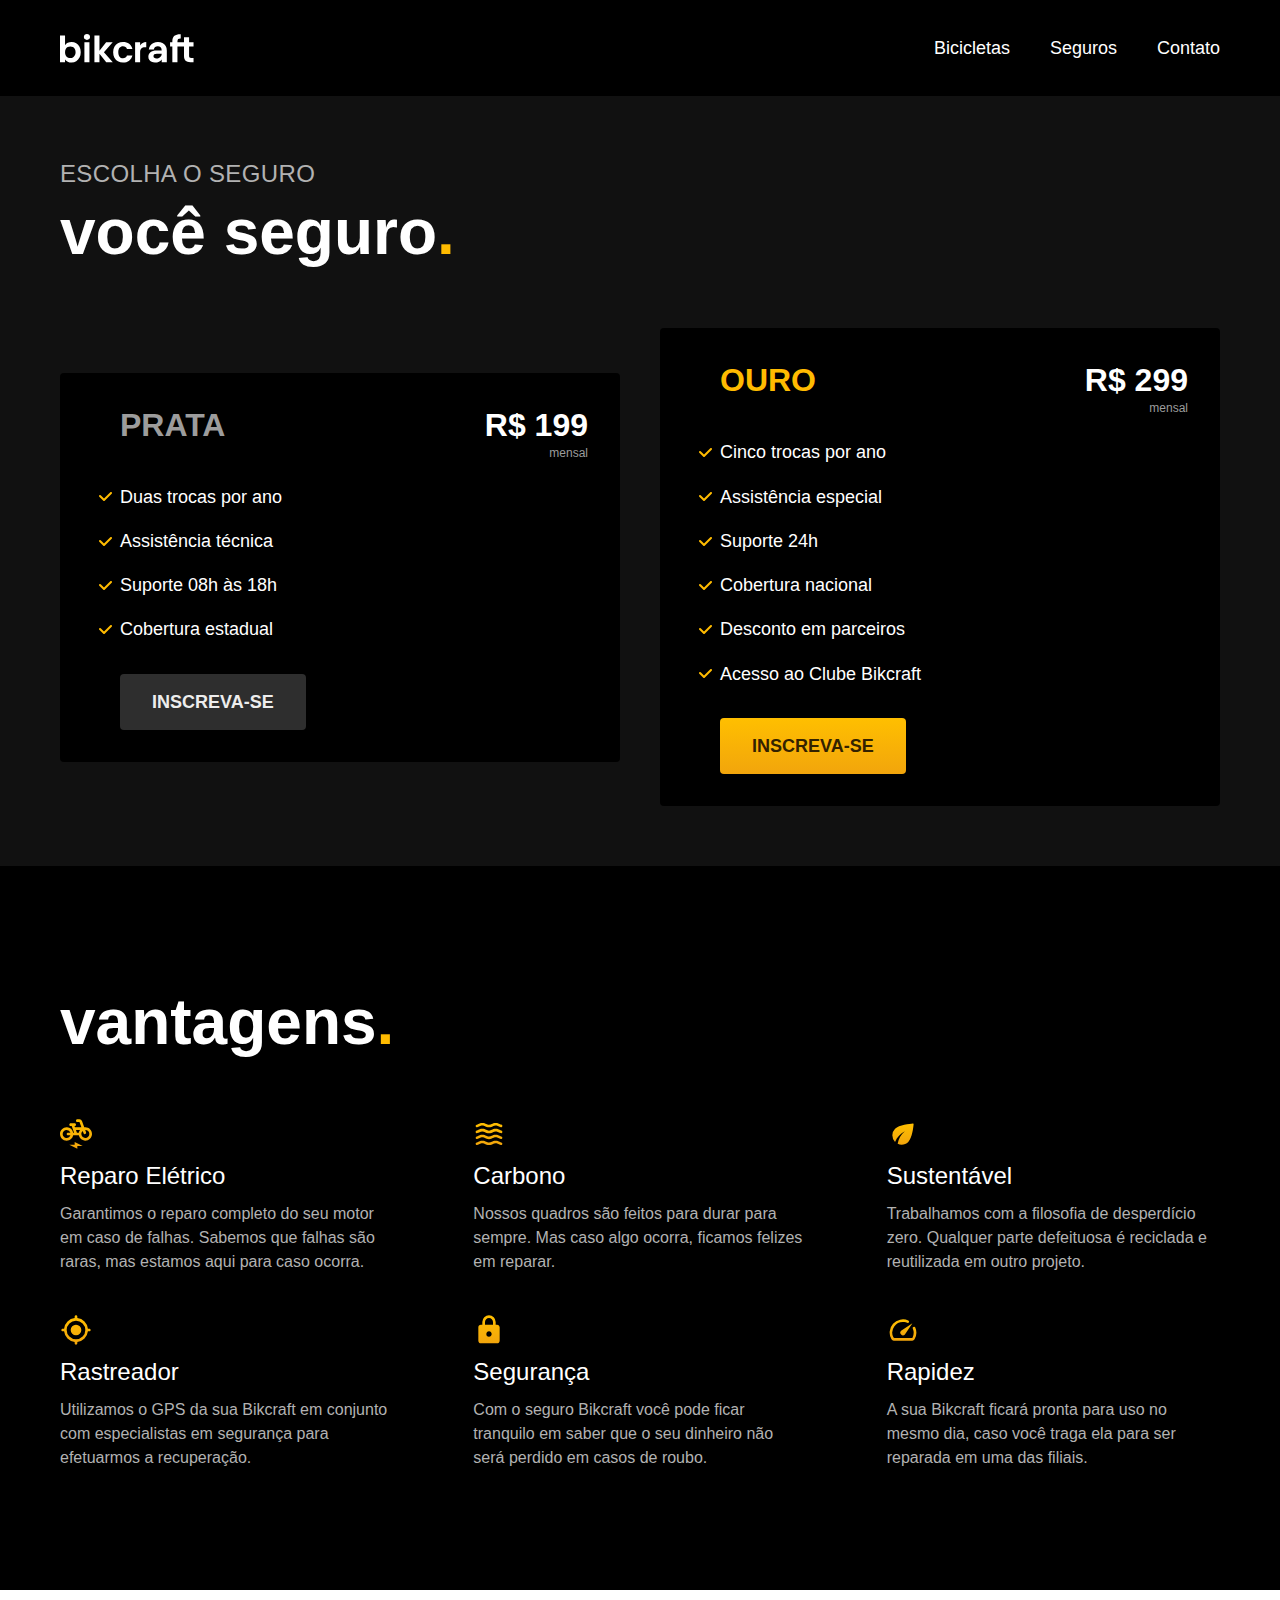
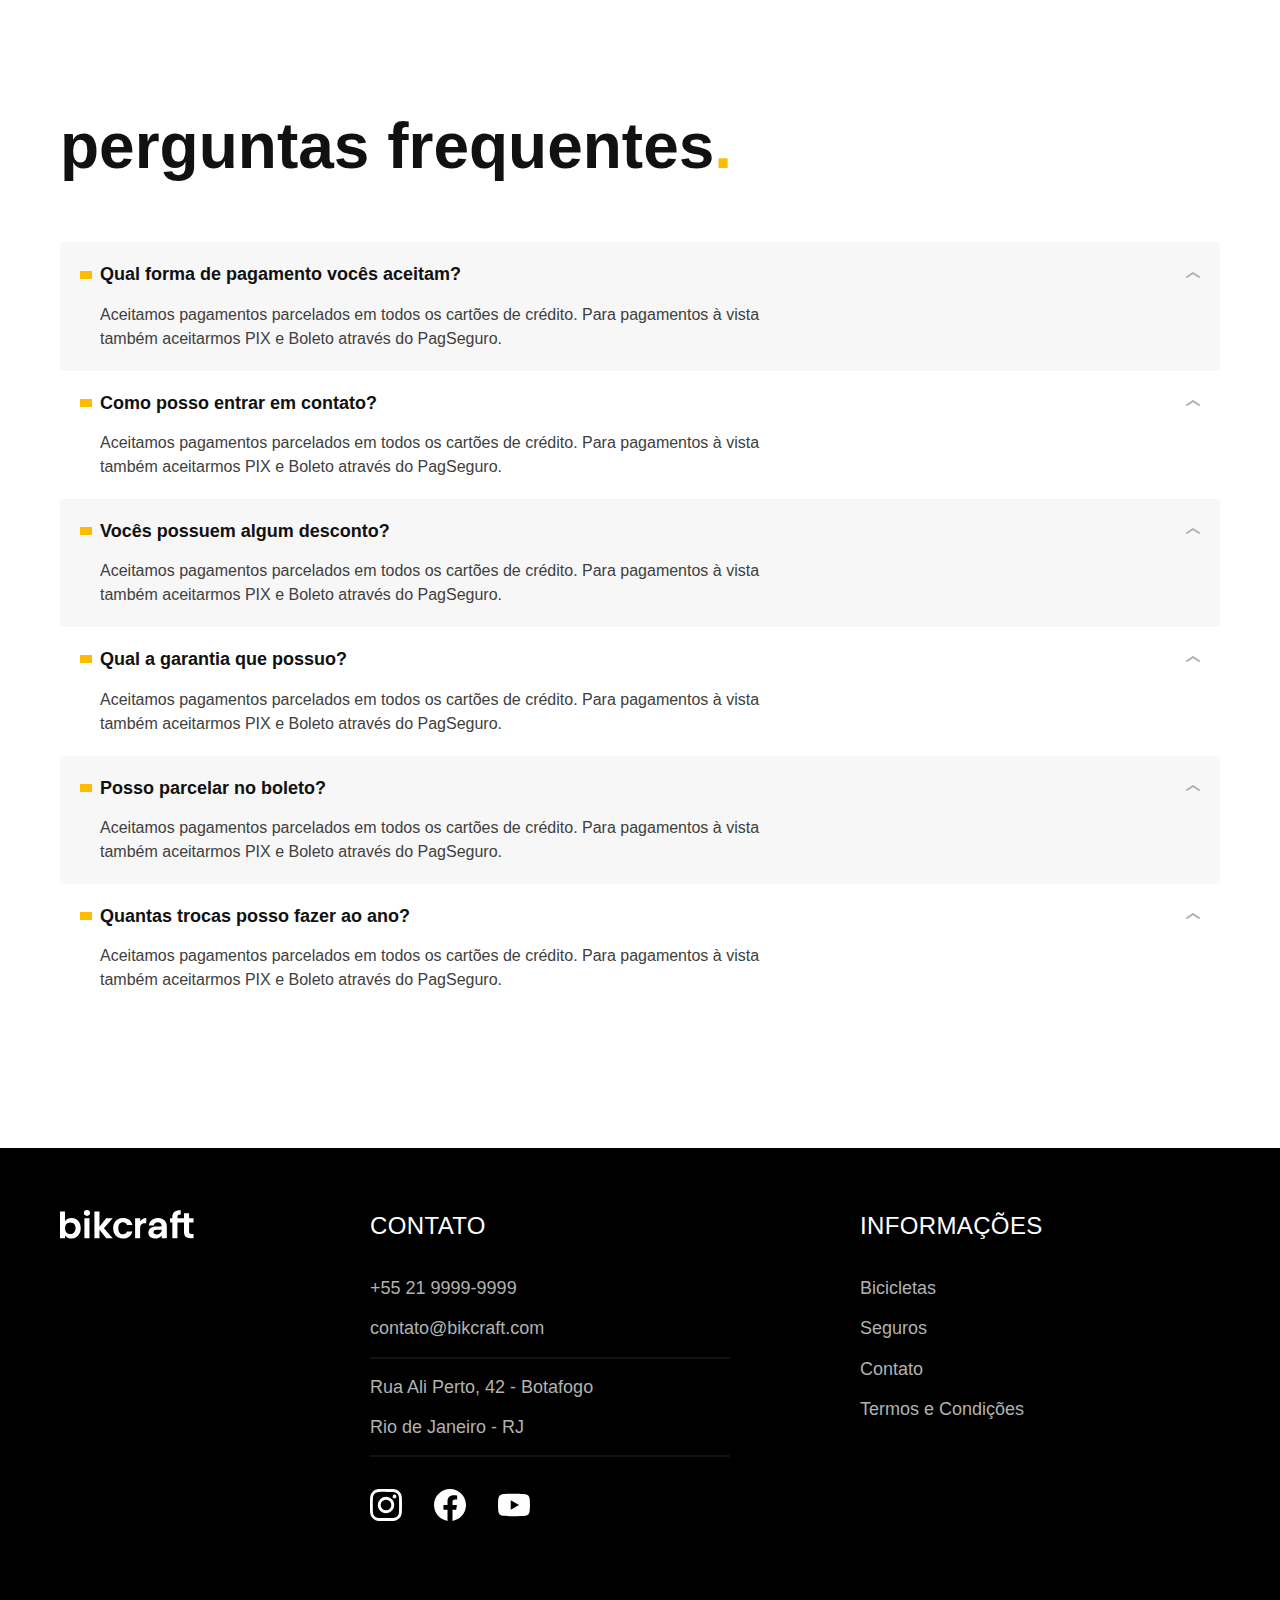
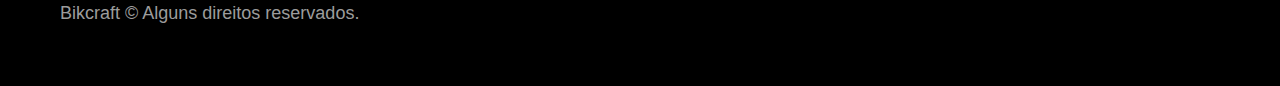
<file: seguros.html>
<!DOCTYPE html>
<html lang="pt-br">

<head>
  <meta charset="UTF-8">
  <meta name="viewport" content="width=device-width, initial-scale=1.0">

  <title>Seguros | Bikcraft</title>
  <meta name="description" content="Seguros.">

  <link rel="stylesheet" href="./css/style.css">
</head>

<body id="seguros">
  <header class="header-bg">
    <div class="header container">
      <a href="./">
        <img src="./img/bikcraft.svg" alt="Bikcraft">
      </a>

      <nav aria-label="primaria">
        <ul class="header-menu font-1-m cor-0">
          <li><a href="./bicicletas.html">Bicicletas</a></li>
          <li><a href="./seguros.html">Seguros</a></li>
          <li><a href="./contato.html">Contato</a></li>
        </ul>
      </nav>
    </div>
  </header>

  <main class="seguros-bg">
    <div class="titulo-bg">
      <div class="titulo container">
        <p class="font-2-l-b cor-5">Escolha o seguro</p>
        <h1 class="font-1-xxl cor-0">você seguro<span class="cor-p1">.</span></h1>
      </div>
    </div>

    <div class="seguros container">

      <div class="seguros-item">
        <h3 class="font-1-xl cor-6">PRATA</h3>
        <span class="font-1-xl cor-0">R$ 199 <span class="font-1-xs cor-6">mensal</span></span>
        <ul class="font-2-m cor-0">
          <li>Duas trocas por ano</li>
          <li>Assistência técnica</li>
          <li>Suporte 08h às 18h</li>
          <li>Cobertura estadual</li>
        </ul>
        <a class="botao secundario" href="./orcamento.html">Inscreva-se</a>
      </div>

      <div class="seguros-item">
        <h3 class="font-1-xl cor-p1">OURO</h3>
        <span class="font-1-xl cor-0">R$ 299 <span class="font-1-xs cor-6">mensal</span></span>
        <ul class="font-2-m cor-0">
          <li>Cinco trocas por ano</li>
          <li>Assistência especial</li>
          <li>Suporte 24h</li>
          <li>Cobertura nacional</li>
          <li>Desconto em parceiros</li>
          <li>Acesso ao Clube Bikcraft</li>
        </ul>
        <a class="botao" href="./orcamento.html">Inscreva-se</a>
      </div>
    </div>
  </main>

  <article class="vantagens-bg">
    <div class="vantagens container">
      <h2 class="font-1-xxl cor-0">vantagens<span class="cor-p1">.</span></h2>
      <ul>
        <li>
          <img src="./img/icones/eletrica.svg" alt="">
          <h3 class="font-1-l cor-0">Reparo Elétrico</h3>
          <p class="font-2-s cor-5">Garantimos o reparo completo do seu motor em caso de falhas. Sabemos que falhas são raras, mas estamos aqui para caso ocorra.</p>
        </li>
        <li>
          <img src="./img/icones/carbono.svg" alt="">
          <h3 class="font-1-l cor-0">Carbono</h3>
          <p class="font-2-s cor-5">Nossos quadros são feitos para durar para sempre. Mas caso algo ocorra, ficamos felizes em reparar.</p>
        </li>
        <li>
          <img src="./img/icones/sustentavel.svg" alt="">
          <h3 class="font-1-l cor-0">Sustentável</h3>
          <p class="font-2-s cor-5">Trabalhamos com a filosofia de desperdício zero. Qualquer parte defeituosa é reciclada e reutilizada em outro projeto.</p>
        </li>
        <li>
          <img src="./img/icones/rastreador.svg" alt="">
          <h3 class="font-1-l cor-0">Rastreador</h3>
          <p class="font-2-s cor-5">Utilizamos o GPS da sua Bikcraft em conjunto com especialistas em segurança para efetuarmos a recuperação.</p>
        </li>
        <li>
          <img src="./img/icones/seguro.svg" alt="">
          <h3 class="font-1-l cor-0">Segurança</h3>
          <p class="font-2-s cor-5">Com o seguro Bikcraft você pode ficar tranquilo em saber que o seu dinheiro não será perdido em casos de roubo.</p>
        </li>
        <li>
          <img src="./img/icones/velocidade.svg" alt="">
          <h3 class="font-1-l cor-0">Rapidez</h3>
          <p class="font-2-s cor-5">A sua Bikcraft ficará pronta para uso no mesmo dia, caso você traga ela para ser reparada em uma das filiais.</p>
        </li>
      </ul>
    </div>
  </article>

  <article class="perguntas container">
    <h2 class="font-1-xxl">perguntas frequentes<span class="cor-p1">.</span></h2>

    <dl>
      <div>
        <dt class="font-1-m-b">Qual forma de pagamento vocês aceitam?</dt>
        <dd class="font-2-s cor-9">Aceitamos pagamentos parcelados em todos os cartões de crédito. Para pagamentos à vista também aceitarmos PIX e Boleto através do PagSeguro.</dd>
      </div>
      <div>
        <dt class="font-1-m-b">Como posso entrar em contato?</dt>
        <dd class="font-2-s cor-9">Aceitamos pagamentos parcelados em todos os cartões de crédito. Para pagamentos à vista também aceitarmos PIX e Boleto através do PagSeguro.</dd>
      </div>
      <div>
        <dt class="font-1-m-b">Vocês possuem algum desconto?</dt>
        <dd class="font-2-s cor-9">Aceitamos pagamentos parcelados em todos os cartões de crédito. Para pagamentos à vista também aceitarmos PIX e Boleto através do PagSeguro.</dd>
      </div>
      <div>
        <dt class="font-1-m-b">Qual a garantia que possuo?</dt>
        <dd class="font-2-s cor-9">Aceitamos pagamentos parcelados em todos os cartões de crédito. Para pagamentos à vista também aceitarmos PIX e Boleto através do PagSeguro.</dd>
      </div>
      <div>
        <dt class="font-1-m-b">Posso parcelar no boleto?</dt>
        <dd class="font-2-s cor-9">Aceitamos pagamentos parcelados em todos os cartões de crédito. Para pagamentos à vista também aceitarmos PIX e Boleto através do PagSeguro.</dd>
      </div>
      <div>
        <dt class="font-1-m-b">Quantas trocas posso fazer ao ano?</dt>
        <dd class="font-2-s cor-9">Aceitamos pagamentos parcelados em todos os cartões de crédito. Para pagamentos à vista também aceitarmos PIX e Boleto através do PagSeguro.</dd>
      </div>
    </dl>
  </article>

  <footer class="footer-bg">
    <div class="footer container">
      <img src="./img/bikcraft.svg" alt="Bikcraft">
      <div class="footer-contato">
        <h3 class="font-2-l-b cor-0">Contato</h3>
        <ul class="font-2-m cor-5">
          <li><a href="tel:+552199999999">+55 21 9999-9999</a></li>
          <li><a href="mailto:contato@bikcraft.com">contato@bikcraft.com</a></li>
          <li>Rua Ali Perto, 42 - Botafogo</li>
          <li>Rio de Janeiro - RJ</li>
        </ul>
        <div class="footer-redes">
          <a href="./">
            <img src="./img/redes/instagram.svg" alt="Instagram">
          </a>
          <a href="./">
            <img src="./img/redes/facebook.svg" alt="Facebook">
          </a>
          <a href="./">
            <img src="./img/redes/youtube.svg" alt="Youtube">
          </a>
        </div>
      </div>
      <div class="footer-informacoes">
        <h3 class="font-2-l-b cor-0">Informações</h3>
        <nav>
          <ul class="font-1-m cor-5">
            <li><a href="./bicicletas.html">Bicicletas</a></li>
            <li><a href="./seguros.html">Seguros</a></li>
            <li><a href="./contato.html">Contato</a></li>
            <li><a href="./termos.html">Termos e Condições</a></li>
          </ul>
        </nav>
      </div>
      <p class="footer-copy font-2-m cor-6">Bikcraft © Alguns direitos reservados.</p>
    </div>
  </footer>
</body>

</html>
</file>
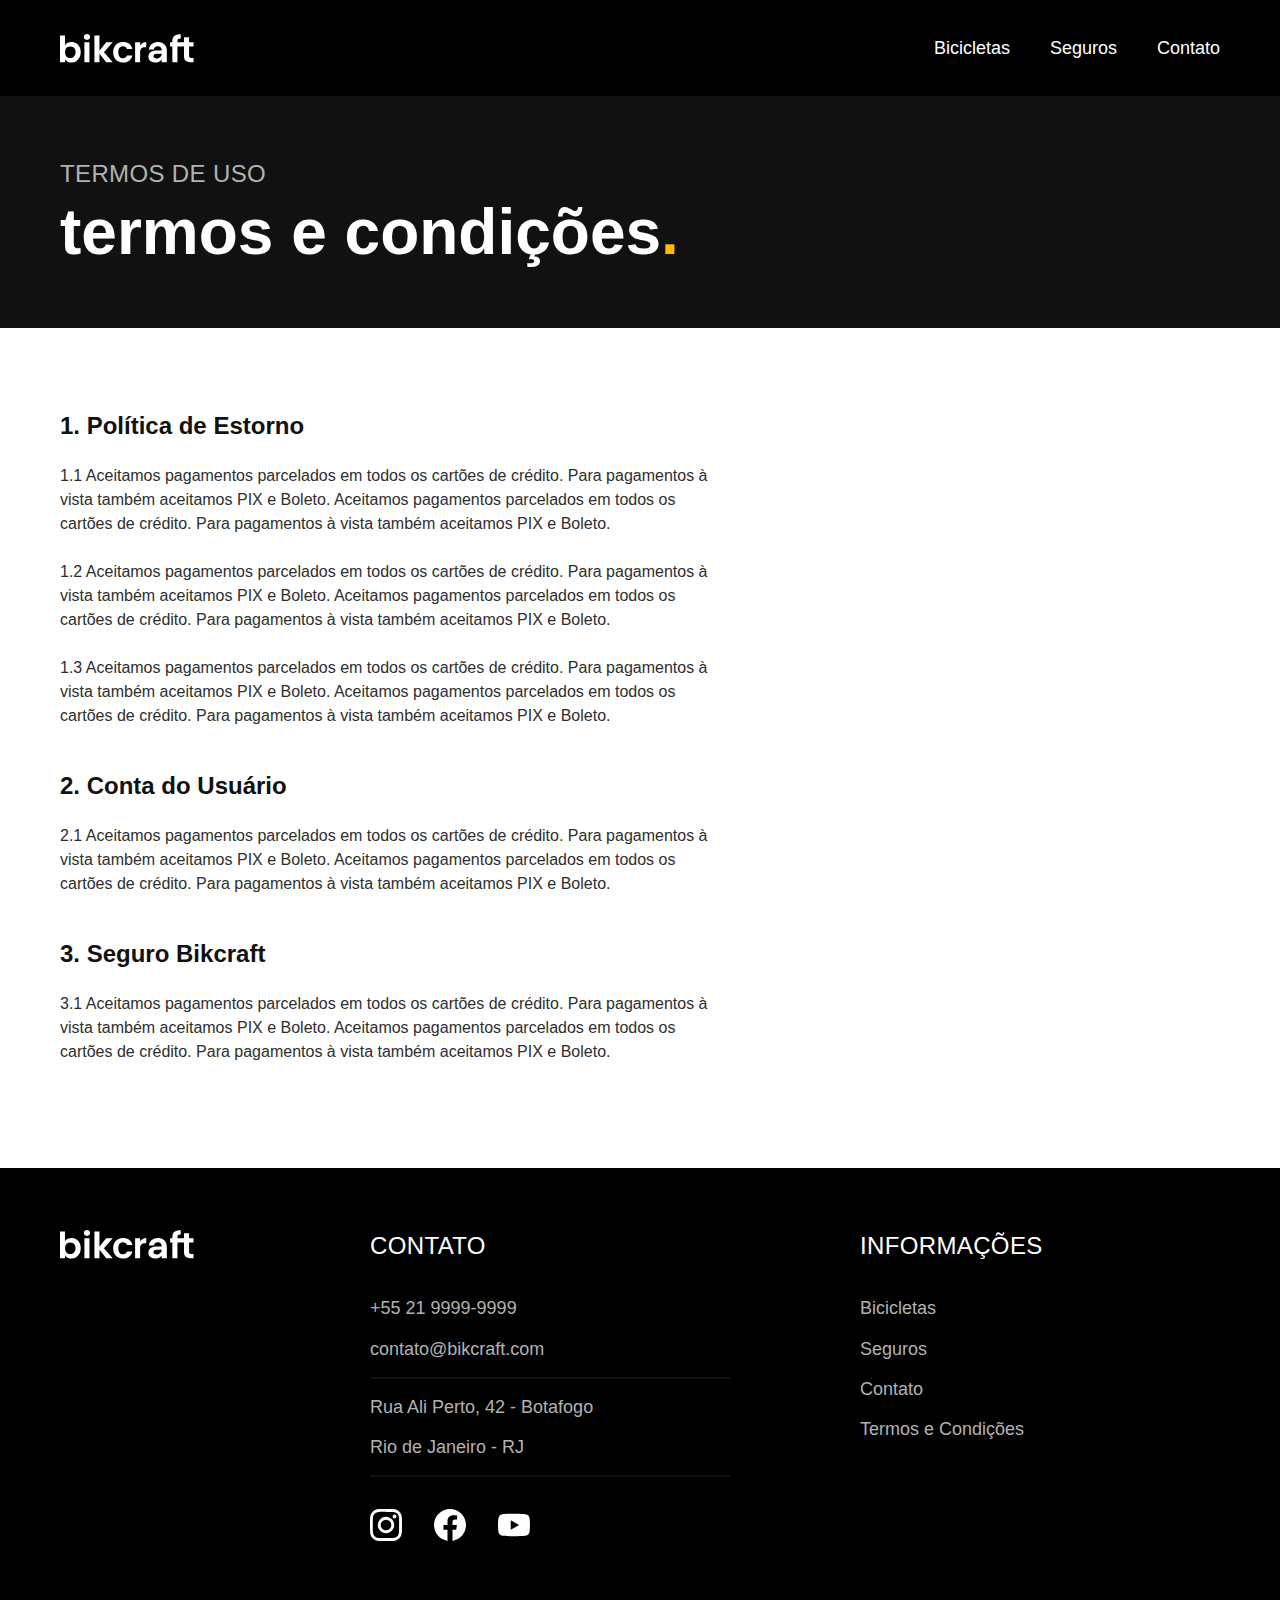
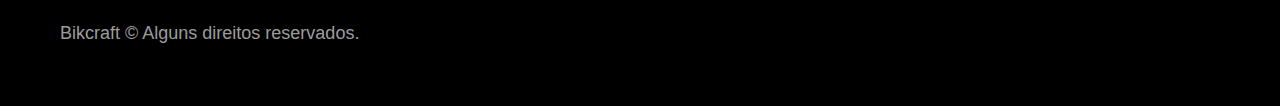
<file: termos.html>
<!DOCTYPE html>
<html lang="pt-br">

<head>
  <meta charset="UTF-8">
  <meta name="viewport" content="width=device-width, initial-scale=1.0">

  <title>Termos e Condições | Bikcraft</title>
  <meta name="description" content="Termos e condições.">

  <link rel="stylesheet" href="./css/style.css">
</head>

<body>
  <header class="header-bg">
    <div class="header container">
      <a href="./">
        <img src="./img/bikcraft.svg" alt="Bikcraft">
      </a>

      <nav aria-label="primaria">
        <ul class="header-menu font-1-m cor-0">
          <li><a href="./bicicletas.html">Bicicletas</a></li>
          <li><a href="./seguros.html">Seguros</a></li>
          <li><a href="./contato.html">Contato</a></li>
        </ul>
      </nav>
    </div>
  </header>

  <main>
    <div class="titulo-bg">
      <div class="titulo container">
        <p class="font-2-l-b cor-5">Termos de uso</p>
        <h1 class="font-1-xxl cor-0">termos e condições<span class="cor-p1">.</span></h1>
      </div>
    </div>

    <div class="termos font-2-s cor-10 container">
      <h2 class="font-1-l cor-11">1. Política de Estorno</h2>
      <p>1.1 Aceitamos pagamentos parcelados em todos os cartões de crédito. Para pagamentos à vista também aceitamos PIX e Boleto. Aceitamos pagamentos parcelados em todos os cartões de crédito. Para pagamentos à vista também aceitamos PIX e Boleto.</p>
      <p>1.2 Aceitamos pagamentos parcelados em todos os cartões de crédito. Para pagamentos à vista também aceitamos PIX e Boleto. Aceitamos pagamentos parcelados em todos os cartões de crédito. Para pagamentos à vista também aceitamos PIX e Boleto.</p>
      <p>1.3 Aceitamos pagamentos parcelados em todos os cartões de crédito. Para pagamentos à vista também aceitamos PIX e Boleto. Aceitamos pagamentos parcelados em todos os cartões de crédito. Para pagamentos à vista também aceitamos PIX e Boleto.</p>
      <h2 class="font-1-l cor-11">2. Conta do Usuário</h2>
      <p>2.1 Aceitamos pagamentos parcelados em todos os cartões de crédito. Para pagamentos à vista também aceitamos PIX e Boleto. Aceitamos pagamentos parcelados em todos os cartões de crédito. Para pagamentos à vista também aceitamos PIX e Boleto.</p>
      <h2 class="font-1-l cor-11">3. Seguro Bikcraft</h2>
      <p>3.1 Aceitamos pagamentos parcelados em todos os cartões de crédito. Para pagamentos à vista também aceitamos PIX e Boleto. Aceitamos pagamentos parcelados em todos os cartões de crédito. Para pagamentos à vista também aceitamos PIX e Boleto.</p>
    </div>
  </main>

  <footer class="footer-bg">
    <div class="footer container">
      <img src="./img/bikcraft.svg" alt="Bikcraft">
      <div class="footer-contato">
        <h3 class="font-2-l-b cor-0">Contato</h3>
        <ul class="font-2-m cor-5">
          <li><a href="tel:+552199999999">+55 21 9999-9999</a></li>
          <li><a href="mailto:contato@bikcraft.com">contato@bikcraft.com</a></li>
          <li>Rua Ali Perto, 42 - Botafogo</li>
          <li>Rio de Janeiro - RJ</li>
        </ul>
        <div class="footer-redes">
          <a href="./">
            <img src="./img/redes/instagram.svg" alt="Instagram">
          </a>
          <a href="./">
            <img src="./img/redes/facebook.svg" alt="Facebook">
          </a>
          <a href="./">
            <img src="./img/redes/youtube.svg" alt="Youtube">
          </a>
        </div>
      </div>
      <div class="footer-informacoes">
        <h3 class="font-2-l-b cor-0">Informações</h3>
        <nav>
          <ul class="font-1-m cor-5">
            <li><a href="./bicicletas.html">Bicicletas</a></li>
            <li><a href="./seguros.html">Seguros</a></li>
            <li><a href="./contato.html">Contato</a></li>
            <li><a href="./termos.html">Termos e Condições</a></li>
          </ul>
        </nav>
      </div>
      <p class="footer-copy font-2-m cor-6">Bikcraft © Alguns direitos reservados.</p>
    </div>
  </footer>
</body>

</html>
</file>
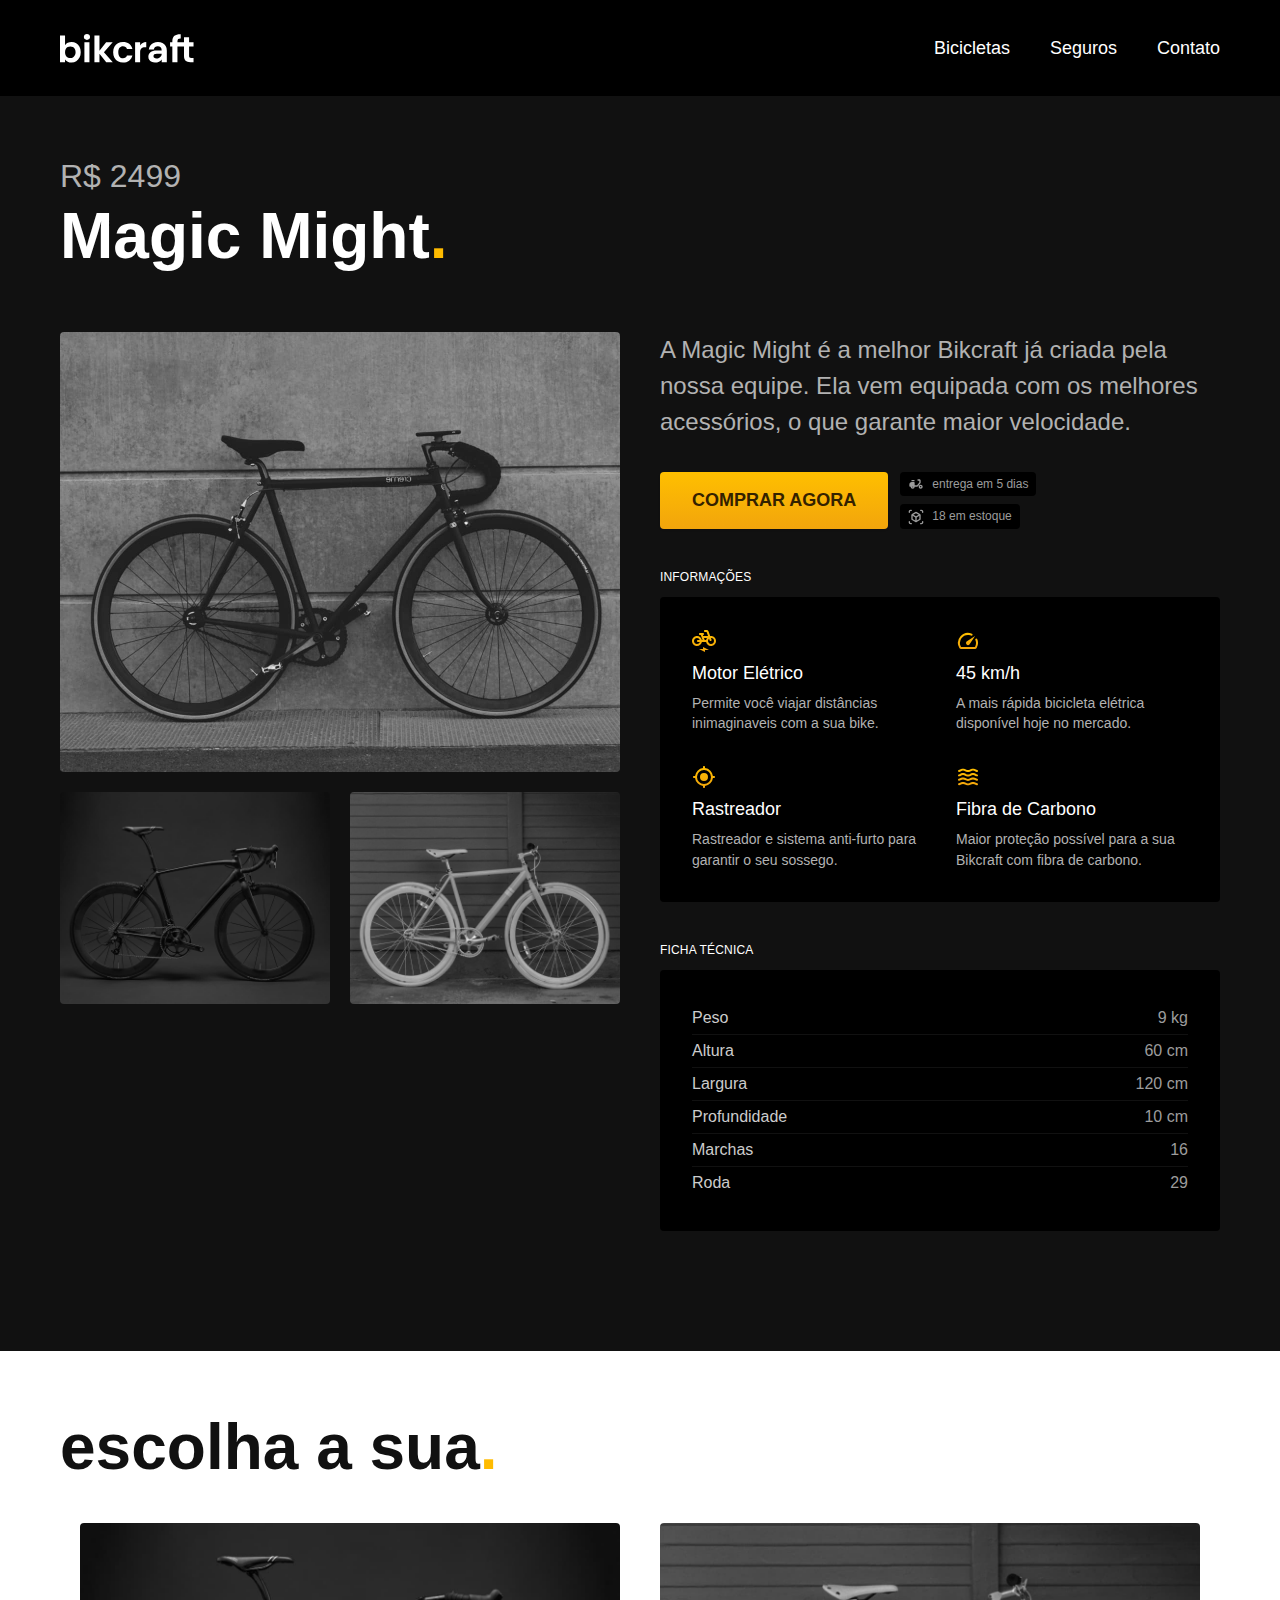
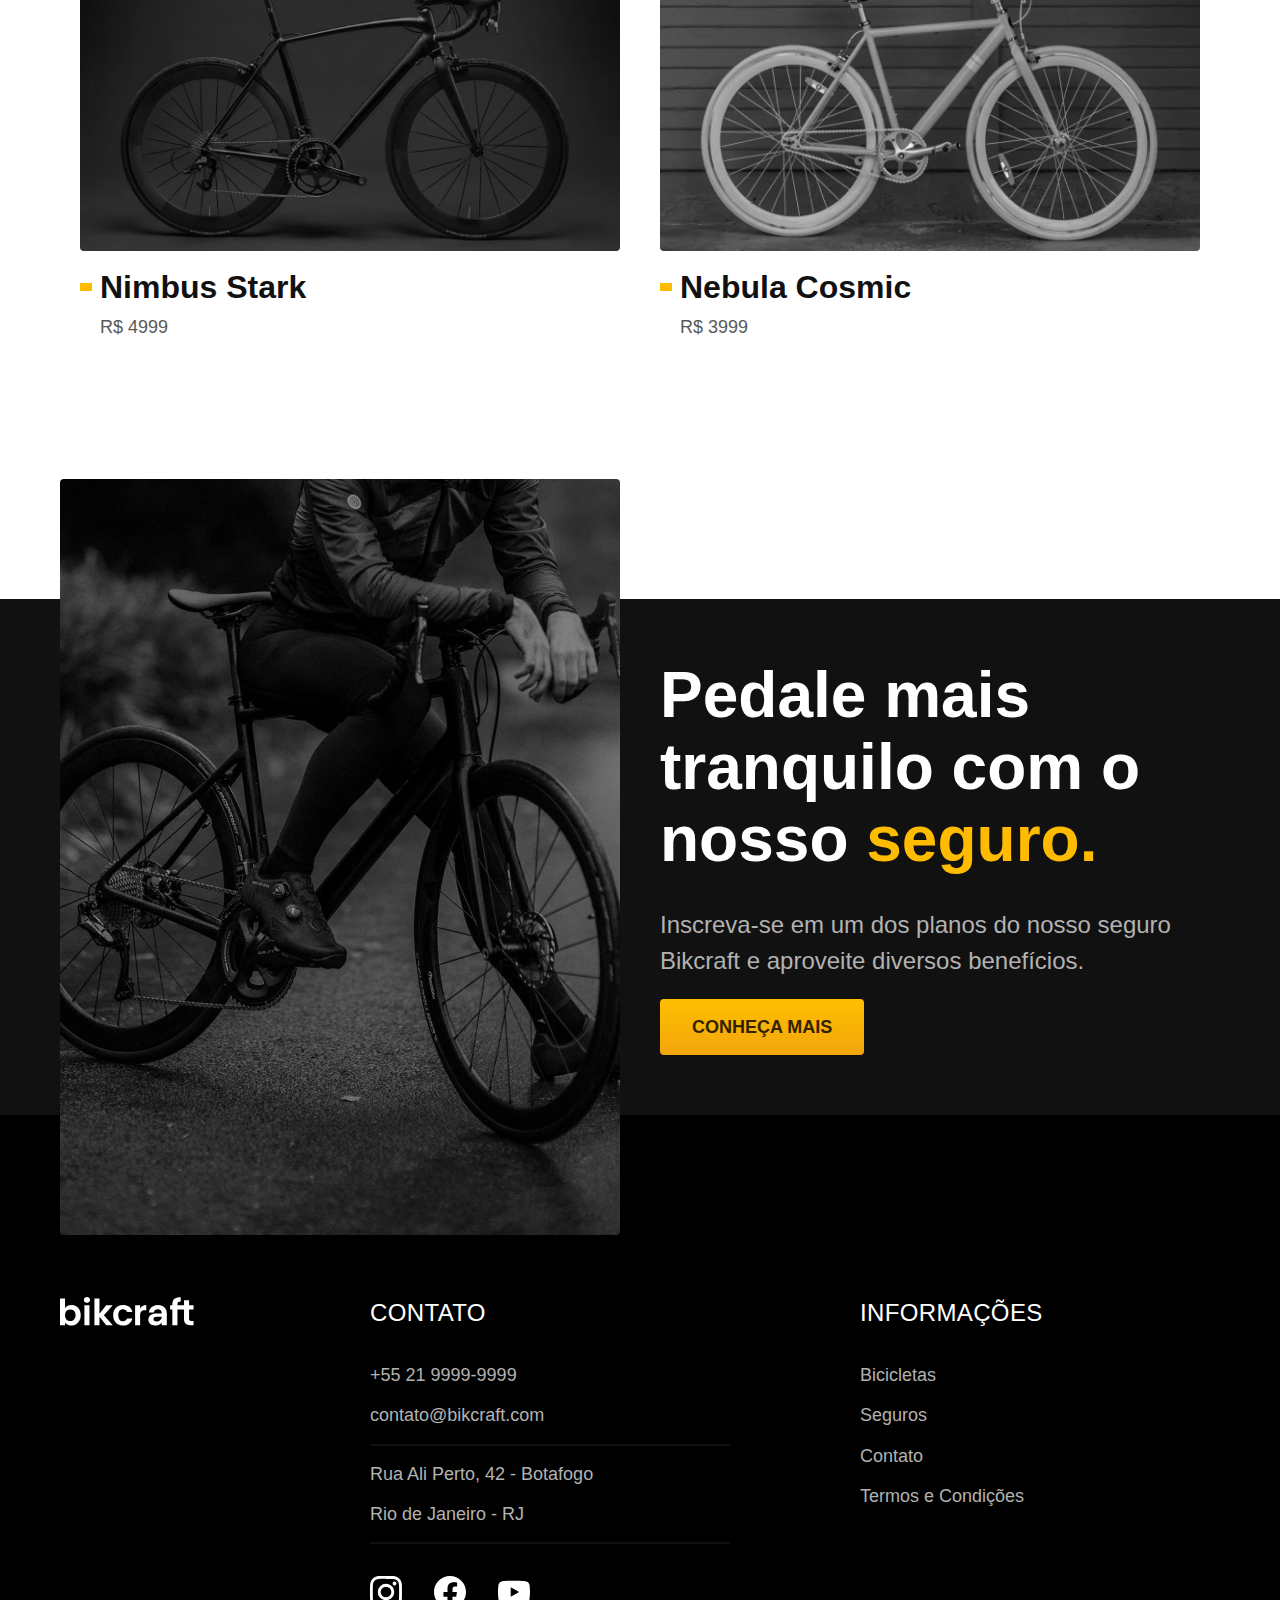
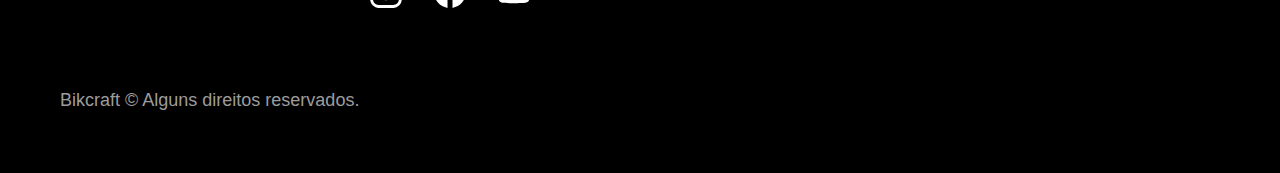
<file: bicicletas/magic.html>
<!DOCTYPE html>
<html lang="pt-br">

<head>
  <meta charset="UTF-8">
  <meta name="viewport" content="width=device-width, initial-scale=1.0">

  <title>Magic | Bikcraft</title>
  <meta name="description" content="Magic.">

  <link rel="stylesheet" href="../css/style.css">
</head>

<body id="bicicleta">
  <header class="header-bg">
    <div class="header container">
      <a href="../">
        <img src="../img/bikcraft.svg" alt="Bikcraft">
      </a>

      <nav aria-label="primaria">
        <ul class="header-menu font-1-m cor-0">
          <li><a href="../bicicletas.html">Bicicletas</a></li>
          <li><a href="../seguros.html">Seguros</a></li>
          <li><a href="../contato.html">Contato</a></li>
        </ul>
      </nav>
    </div>
  </header>

  <main class="titulo-bg">
    <div>
      <div class="titulo container">
        <p class="font-2-xl cor-5">R$ 2499</p>
        <h1 class="font-1-xxl cor-0">Magic Might<span class="cor-p1">.</span></h1>
      </div>
    </div>
    <div class="bicicleta container">
      <div class="bicicleta-imagens">
        <img src="../img/bicicleta/nimbus2.jpg" alt="">
        <img src="../img/bicicleta/nimbus1.jpg" alt="">
        <img src="../img/bicicleta/nimbus3.jpg" alt="">
      </div>
      <div class="bicicleta-conteudo">
        <p class="font-2-l cor-5">A Magic Might é a melhor Bikcraft já criada pela nossa equipe. Ela vem equipada com os melhores acessórios, o que garante maior velocidade.</p>
        <div class="bicicleta-comprar">
          <a class="botao" href="../orcamento.html">Comprar Agora</a>
          <span class="font-1-xs cor-6"><img src="../img/icones/entrega.svg" alt=""> entrega em 5 dias</span>
          <span class="font-1-xs cor-6"><img src="../img/icones/estoque.svg" alt=""> 18 em estoque</span>
        </div>

        <h2 class="font-1-xs cor-0">Informações</h2>
        <ul class="bicicleta-informacoes">
          <li>
            <img src="../img/icones/eletrica.svg" alt="">
            <h3 class="font-1-m cor-0">Motor Elétrico</h3>
            <p class="font-2-xs cor-5">Permite você viajar distâncias inimaginaveis com a sua bike.</p>
          </li>
          <li>
            <img src="../img/icones/velocidade.svg" alt="">
            <h3 class="font-1-m cor-0">45 km/h</h3>
            <p class="font-2-xs cor-5">A mais rápida bicicleta elétrica disponível hoje no mercado.</p>
          </li>
          <li>
            <img src="../img/icones/rastreador.svg" alt="">
            <h3 class="font-1-m cor-0">Rastreador</h3>
            <p class="font-2-xs cor-5">Rastreador e sistema anti-furto para garantir o seu sossego.</p>
          </li>
          <li>
            <img src="../img/icones/carbono.svg" alt="">
            <h3 class="font-1-m cor-0">Fibra de Carbono</h3>
            <p class="font-2-xs cor-5">Maior proteção possível para a sua Bikcraft com fibra de carbono.</p>
          </li>
        </ul>
        <h2 class="font-1-xs cor-0">Ficha Técnica</h2>
        <ul class="bicicleta-ficha font-2-s cor-4">
          <li>Peso <span>9 kg</span></li>
          <li>Altura <span>60 cm</span></li>
          <li>Largura <span>120 cm</span></li>
          <li>Profundidade <span>10 cm</span></li>
          <li>Marchas <span>16</span></li>
          <li>Roda <span>29</span></li>
        </ul>
      </div>
    </div>
  </main>

  <article class="bicicletas-lista container">
    <h2 class="font-1-xxl">escolha a sua<span class="cor-p1">.</span></h2>

    <ul>
      <li>
        <a href="./nimbus.html">
          <img src="../img/bicicletas/nimbus.jpg" alt="Bicicleta preta">
          <h3 class="font-1-xl">Nimbus Stark</h3>
          <span class="font-2-m cor-8">R$ 4999</span>
        </a>
      </li>
      <li>
        <a href="./nebula.html">
          <img src="../img/bicicletas/nebula.jpg" alt="Bicicleta preta">
          <h3 class="font-1-xl">Nebula Cosmic</h3>
          <span class="font-2-m cor-8">R$ 3999</span>
        </a>
      </li>
    </ul>
  </article>

  <article class="seguro-bg">
    <div class="seguro container">
      <div class="seguro-imagem">
        <img src="../img/fotos/seguros.jpg" alt="Pessoa parada em cima de uma bicicleta.">
      </div>
      <div class="seguro-conteudo">
        <h2 class="font-1-xxl cor-0">Pedale mais tranquilo com o nosso <span class="cor-p1">seguro.</span></h2>
        <p class="font-2-l cor-5">Inscreva-se em um dos planos do nosso seguro Bikcraft e aproveite diversos benefícios.</p>
        <a class="botao" href="../seguros.html">Conheça Mais</a>
      </div>
    </div>
  </article>

  <footer class="footer-bg">
    <div class="footer container">
      <img src="../img/bikcraft.svg" alt="Bikcraft">
      <div class="footer-contato">
        <h3 class="font-2-l-b cor-0">Contato</h3>
        <ul class="font-2-m cor-5">
          <li><a href="tel:+552199999999">+55 21 9999-9999</a></li>
          <li><a href="mailto:contato@bikcraft.com">contato@bikcraft.com</a></li>
          <li>Rua Ali Perto, 42 - Botafogo</li>
          <li>Rio de Janeiro - RJ</li>
        </ul>
        <div class="footer-redes">
          <a href="../">
            <img src="../img/redes/instagram.svg" alt="Instagram">
          </a>
          <a href="../">
            <img src="../img/redes/facebook.svg" alt="Facebook">
          </a>
          <a href="../">
            <img src="../img/redes/youtube.svg" alt="Youtube">
          </a>
        </div>
      </div>
      <div class="footer-informacoes">
        <h3 class="font-2-l-b cor-0">Informações</h3>
        <nav>
          <ul class="font-1-m cor-5">
            <li><a href="../bicicletas.html">Bicicletas</a></li>
            <li><a href="../seguros.html">Seguros</a></li>
            <li><a href="../contato.html">Contato</a></li>
            <li><a href="../termos.html">Termos e Condições</a></li>
          </ul>
        </nav>
      </div>
      <p class="footer-copy font-2-m cor-6">Bikcraft © Alguns direitos reservados.</p>
    </div>
  </footer>
</body>

</html>
</file>
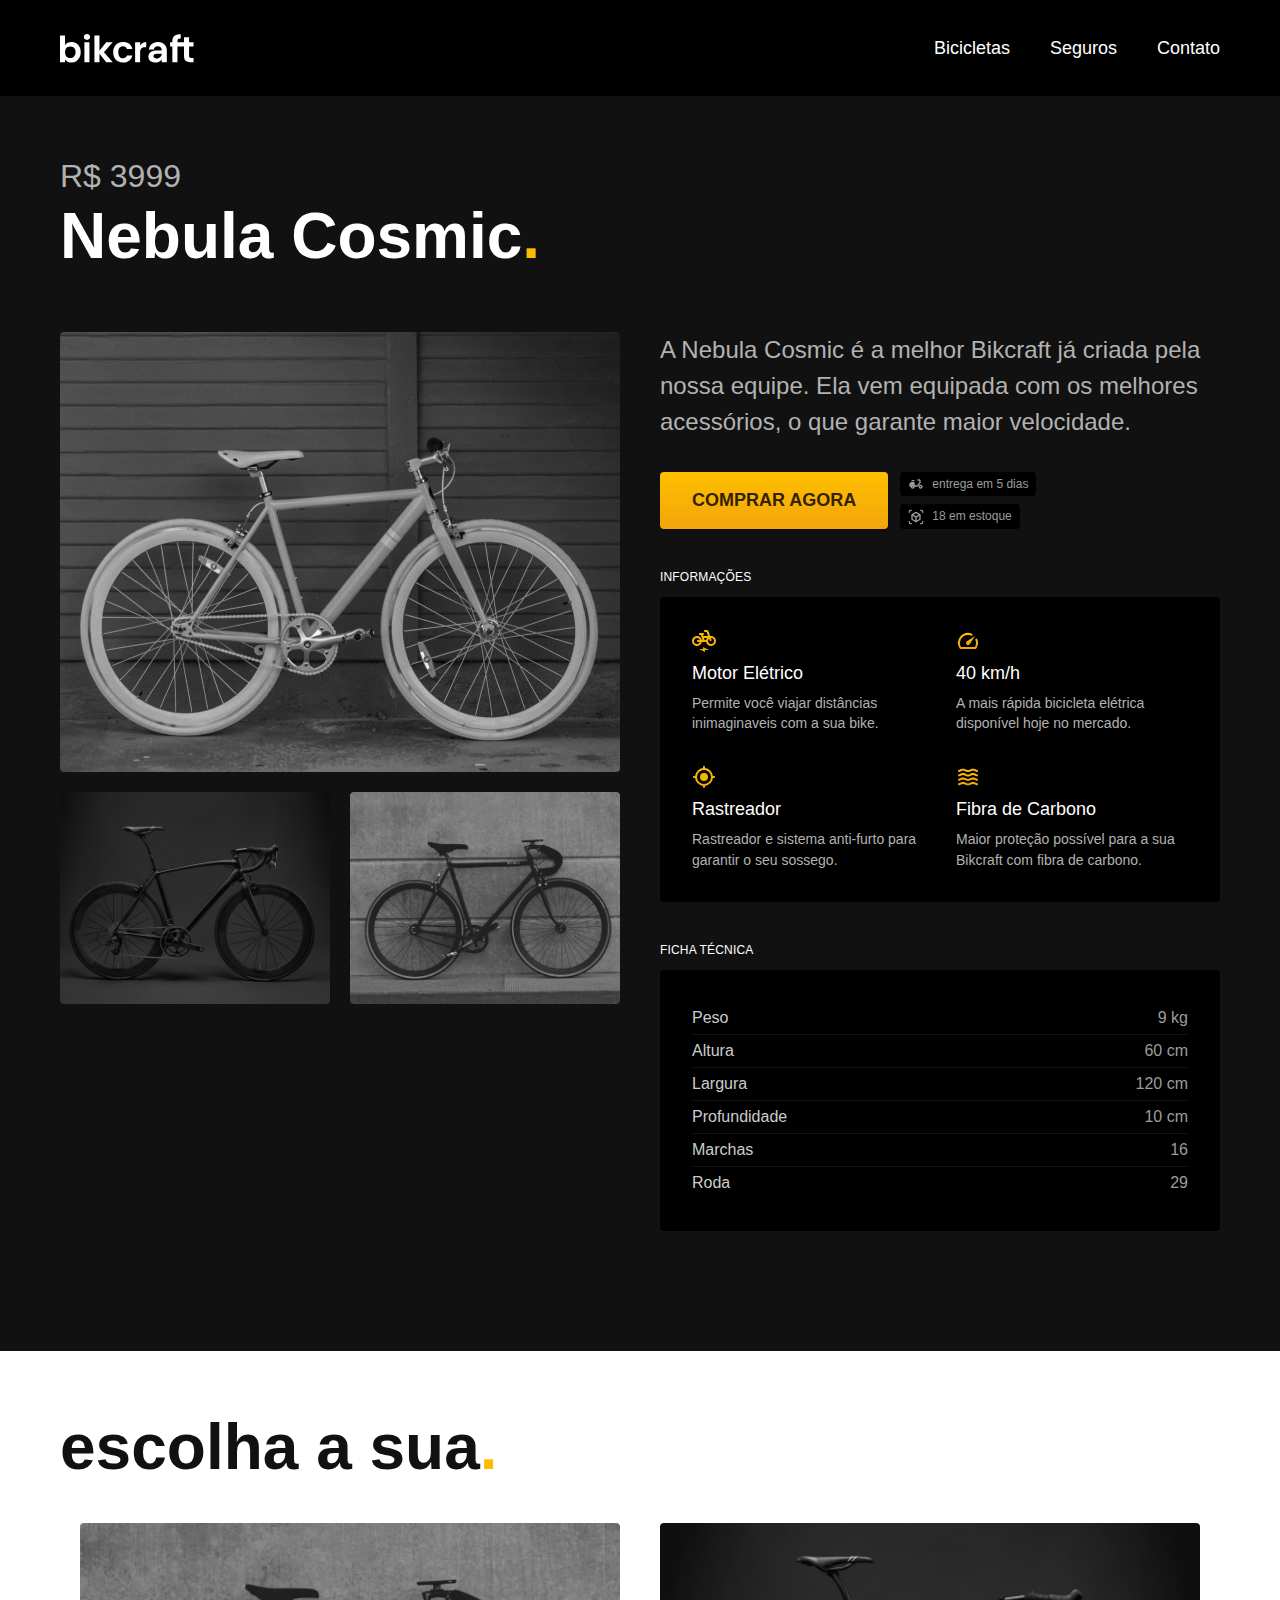
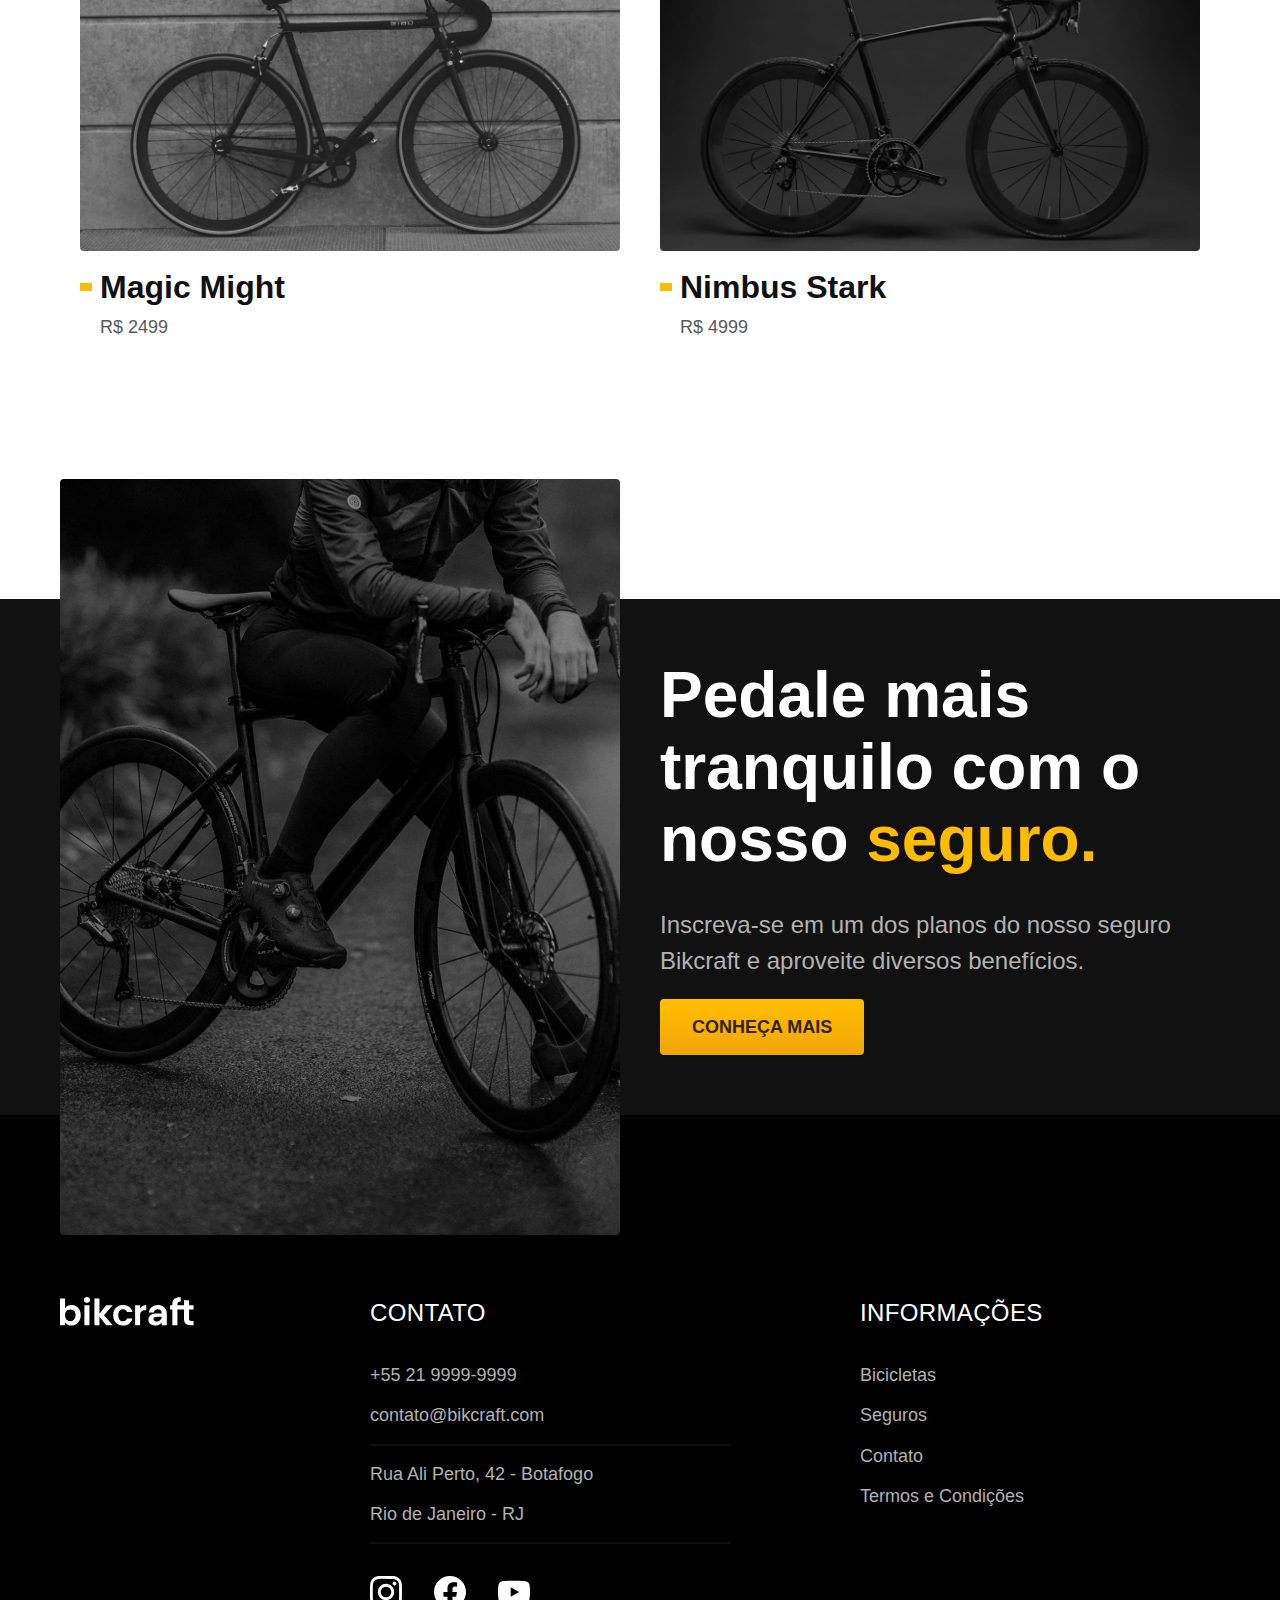
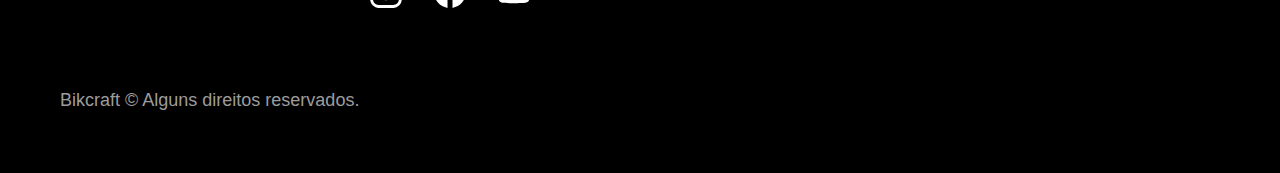
<file: bicicletas/nebula.html>
<!DOCTYPE html>
<html lang="pt-br">

<head>
  <meta charset="UTF-8">
  <meta name="viewport" content="width=device-width, initial-scale=1.0">

  <title>Nebula | Bikcraft</title>
  <meta name="description" content="Nebula.">

  <link rel="stylesheet" href="../css/style.css">
</head>

<body id="bicicleta">
  <header class="header-bg">
    <div class="header container">
      <a href="../">
        <img src="../img/bikcraft.svg" alt="Bikcraft">
      </a>

      <nav aria-label="primaria">
        <ul class="header-menu font-1-m cor-0">
          <li><a href="../bicicletas.html">Bicicletas</a></li>
          <li><a href="../seguros.html">Seguros</a></li>
          <li><a href="../contato.html">Contato</a></li>
        </ul>
      </nav>
    </div>
  </header>

  <main class="titulo-bg">
    <div>
      <div class="titulo container">
        <p class="font-2-xl cor-5">R$ 3999</p>
        <h1 class="font-1-xxl cor-0">Nebula Cosmic<span class="cor-p1">.</span></h1>
      </div>
    </div>
    <div class="bicicleta container">
      <div class="bicicleta-imagens">
        <img src="../img/bicicleta/nimbus3.jpg" alt="">
        <img src="../img/bicicleta/nimbus1.jpg" alt="">
        <img src="../img/bicicleta/nimbus2.jpg" alt="">
      </div>
      <div class="bicicleta-conteudo">
        <p class="font-2-l cor-5">A Nebula Cosmic é a melhor Bikcraft já criada pela nossa equipe. Ela vem equipada com os melhores acessórios, o que garante maior velocidade.</p>
        <div class="bicicleta-comprar">
          <a class="botao" href="../orcamento.html">Comprar Agora</a>
          <span class="font-1-xs cor-6"><img src="../img/icones/entrega.svg" alt=""> entrega em 5 dias</span>
          <span class="font-1-xs cor-6"><img src="../img/icones/estoque.svg" alt=""> 18 em estoque</span>
        </div>

        <h2 class="font-1-xs cor-0">Informações</h2>
        <ul class="bicicleta-informacoes">
          <li>
            <img src="../img/icones/eletrica.svg" alt="">
            <h3 class="font-1-m cor-0">Motor Elétrico</h3>
            <p class="font-2-xs cor-5">Permite você viajar distâncias inimaginaveis com a sua bike.</p>
          </li>
          <li>
            <img src="../img/icones/velocidade.svg" alt="">
            <h3 class="font-1-m cor-0">40 km/h</h3>
            <p class="font-2-xs cor-5">A mais rápida bicicleta elétrica disponível hoje no mercado.</p>
          </li>
          <li>
            <img src="../img/icones/rastreador.svg" alt="">
            <h3 class="font-1-m cor-0">Rastreador</h3>
            <p class="font-2-xs cor-5">Rastreador e sistema anti-furto para garantir o seu sossego.</p>
          </li>
          <li>
            <img src="../img/icones/carbono.svg" alt="">
            <h3 class="font-1-m cor-0">Fibra de Carbono</h3>
            <p class="font-2-xs cor-5">Maior proteção possível para a sua Bikcraft com fibra de carbono.</p>
          </li>
        </ul>
        <h2 class="font-1-xs cor-0">Ficha Técnica</h2>
        <ul class="bicicleta-ficha font-2-s cor-4">
          <li>Peso <span>9 kg</span></li>
          <li>Altura <span>60 cm</span></li>
          <li>Largura <span>120 cm</span></li>
          <li>Profundidade <span>10 cm</span></li>
          <li>Marchas <span>16</span></li>
          <li>Roda <span>29</span></li>
        </ul>
      </div>
    </div>
  </main>

  <article class="bicicletas-lista container">
    <h2 class="font-1-xxl">escolha a sua<span class="cor-p1">.</span></h2>

    <ul>
      <li>
        <a href="./magic.html">
          <img src="../img/bicicletas/magic.jpg" alt="Bicicleta preta">
          <h3 class="font-1-xl">Magic Might</h3>
          <span class="font-2-m cor-8">R$ 2499</span>
        </a>
      </li>
      <li>
        <a href="./nimbus.html">
          <img src="../img/bicicletas/nimbus.jpg" alt="Bicicleta preta">
          <h3 class="font-1-xl">Nimbus Stark</h3>
          <span class="font-2-m cor-8">R$ 4999</span>
        </a>
      </li>
    </ul>
  </article>

  <article class="seguro-bg">
    <div class="seguro container">
      <div class="seguro-imagem">
        <img src="../img/fotos/seguros.jpg" alt="Pessoa parada em cima de uma bicicleta.">
      </div>
      <div class="seguro-conteudo">
        <h2 class="font-1-xxl cor-0">Pedale mais tranquilo com o nosso <span class="cor-p1">seguro.</span></h2>
        <p class="font-2-l cor-5">Inscreva-se em um dos planos do nosso seguro Bikcraft e aproveite diversos benefícios.</p>
        <a class="botao" href="../seguros.html">Conheça Mais</a>
      </div>
    </div>
  </article>

  <footer class="footer-bg">
    <div class="footer container">
      <img src="../img/bikcraft.svg" alt="Bikcraft">
      <div class="footer-contato">
        <h3 class="font-2-l-b cor-0">Contato</h3>
        <ul class="font-2-m cor-5">
          <li><a href="tel:+552199999999">+55 21 9999-9999</a></li>
          <li><a href="mailto:contato@bikcraft.com">contato@bikcraft.com</a></li>
          <li>Rua Ali Perto, 42 - Botafogo</li>
          <li>Rio de Janeiro - RJ</li>
        </ul>
        <div class="footer-redes">
          <a href="../">
            <img src="../img/redes/instagram.svg" alt="Instagram">
          </a>
          <a href="../">
            <img src="../img/redes/facebook.svg" alt="Facebook">
          </a>
          <a href="../">
            <img src="../img/redes/youtube.svg" alt="Youtube">
          </a>
        </div>
      </div>
      <div class="footer-informacoes">
        <h3 class="font-2-l-b cor-0">Informações</h3>
        <nav>
          <ul class="font-1-m cor-5">
            <li><a href="../bicicletas.html">Bicicletas</a></li>
            <li><a href="../seguros.html">Seguros</a></li>
            <li><a href="../contato.html">Contato</a></li>
            <li><a href="../termos.html">Termos e Condições</a></li>
          </ul>
        </nav>
      </div>
      <p class="footer-copy font-2-m cor-6">Bikcraft © Alguns direitos reservados.</p>
    </div>
  </footer>
</body>

</html>
</file>
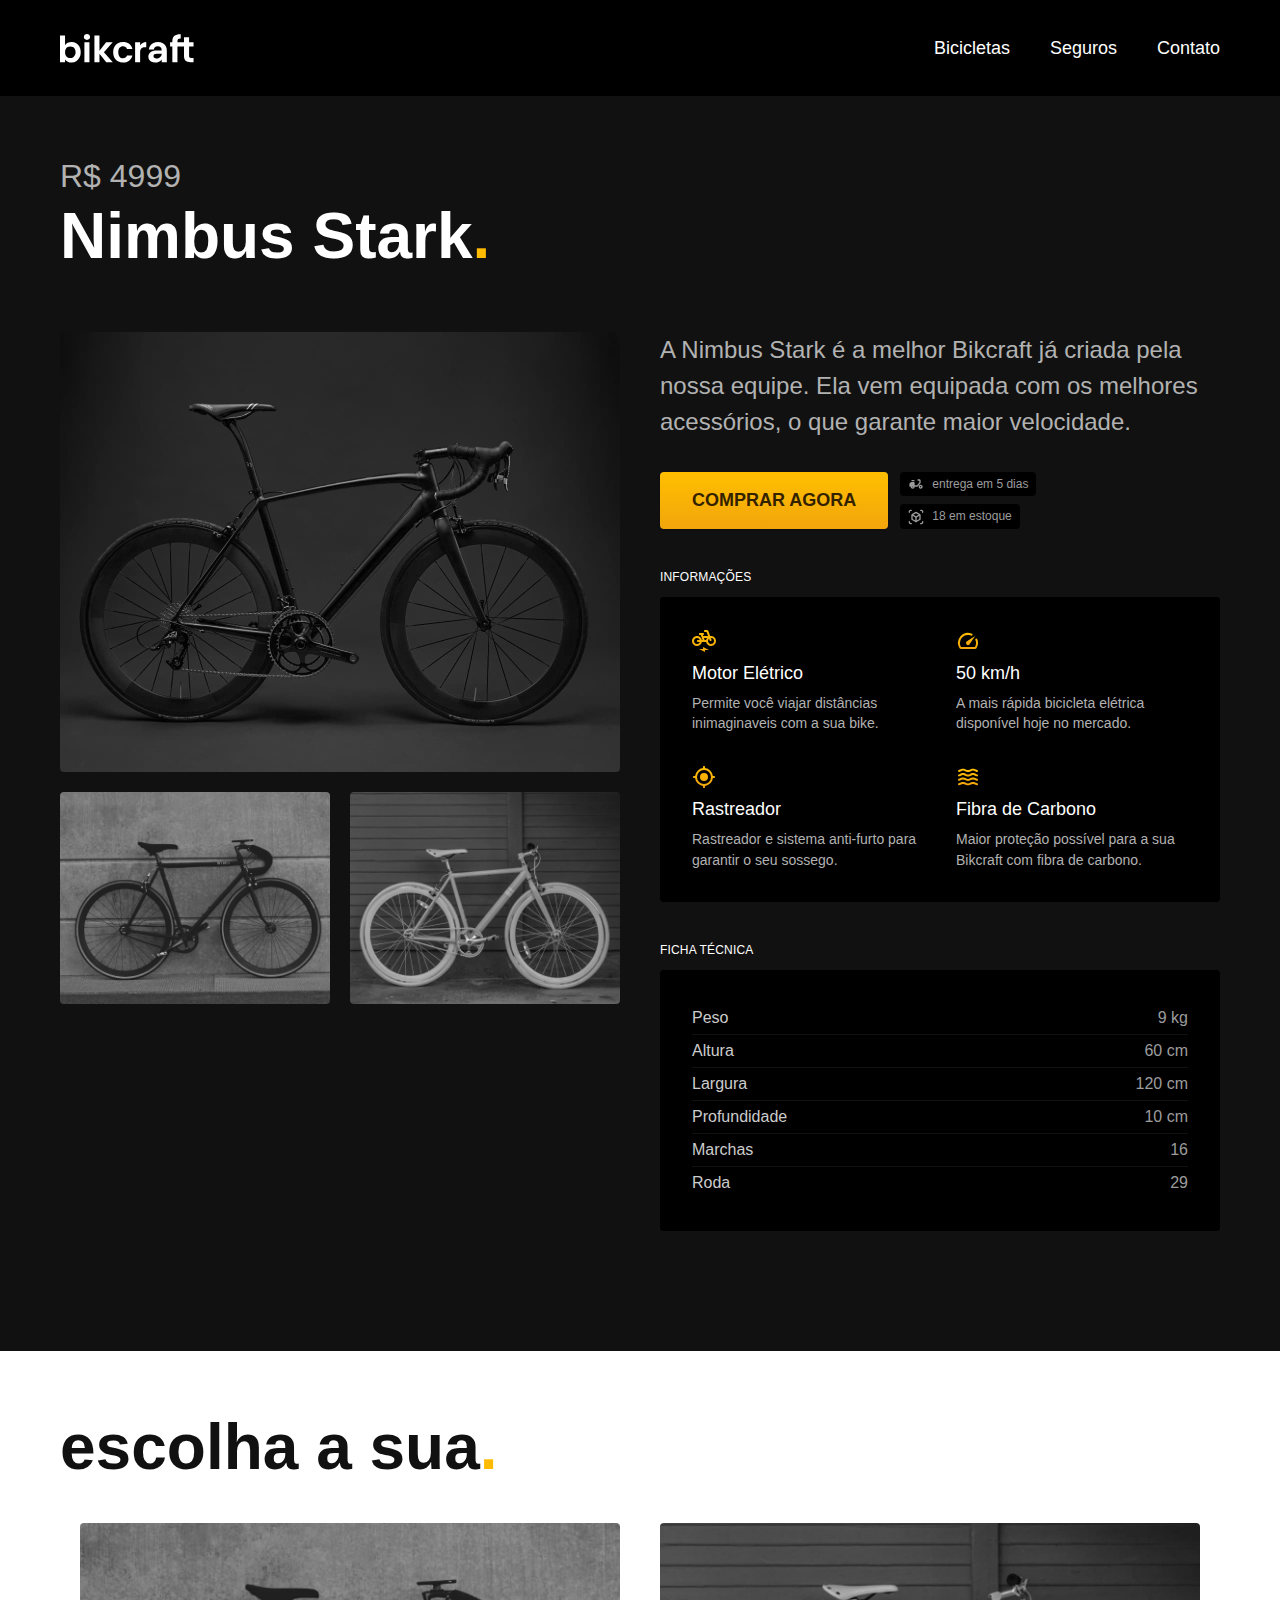
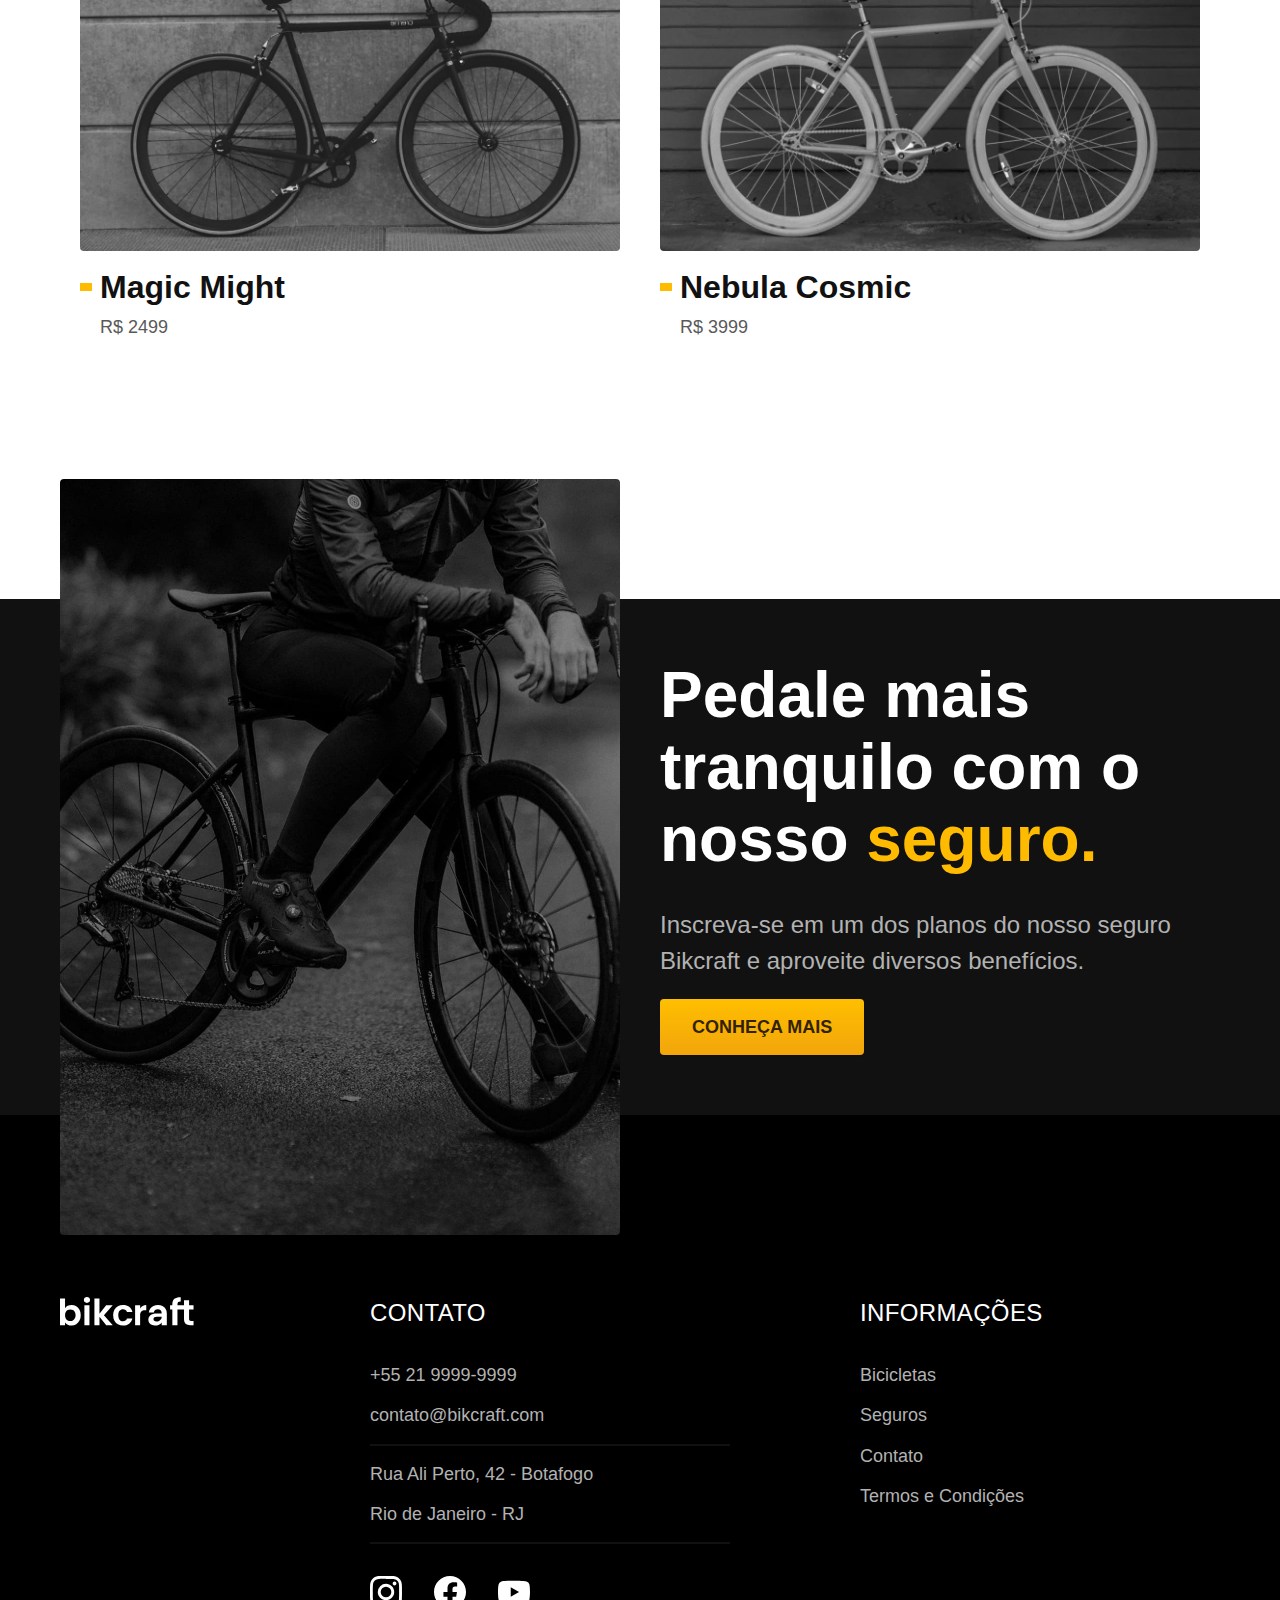
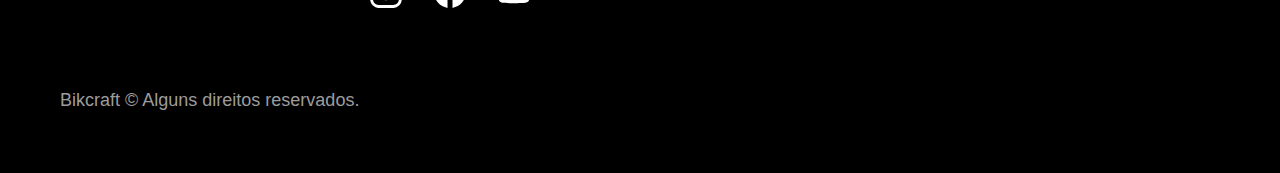
<file: bicicletas/nimbus.html>
<!DOCTYPE html>
<html lang="pt-br">

<head>
  <meta charset="UTF-8">
  <meta name="viewport" content="width=device-width, initial-scale=1.0">

  <title>Nimbus | Bikcraft</title>
  <meta name="description" content="Nimbus.">

  <link rel="stylesheet" href="../css/style.css">
</head>

<body id="bicicleta">
  <header class="header-bg">
    <div class="header container">
      <a href="../">
        <img src="../img/bikcraft.svg" alt="Bikcraft">
      </a>

      <nav aria-label="primaria">
        <ul class="header-menu font-1-m cor-0">
          <li><a href="../bicicletas.html">Bicicletas</a></li>
          <li><a href="../seguros.html">Seguros</a></li>
          <li><a href="../contato.html">Contato</a></li>
        </ul>
      </nav>
    </div>
  </header>

  <main class="titulo-bg">
    <div>
      <div class="titulo container">
        <p class="font-2-xl cor-5">R$ 4999</p>
        <h1 class="font-1-xxl cor-0">Nimbus Stark<span class="cor-p1">.</span></h1>
      </div>
    </div>
    <div class="bicicleta container">
      <div class="bicicleta-imagens">
        <img src="../img/bicicleta/nimbus1.jpg" alt="">
        <img src="../img/bicicleta/nimbus2.jpg" alt="">
        <img src="../img/bicicleta/nimbus3.jpg" alt="">
      </div>
      <div class="bicicleta-conteudo">
        <p class="font-2-l cor-5">A Nimbus Stark é a melhor Bikcraft já criada pela nossa equipe. Ela vem equipada com os melhores acessórios, o que garante maior velocidade.</p>
        <div class="bicicleta-comprar">
          <a class="botao" href="../orcamento.html">Comprar Agora</a>
          <span class="font-1-xs cor-6"><img src="../img/icones/entrega.svg" alt=""> entrega em 5 dias</span>
          <span class="font-1-xs cor-6"><img src="../img/icones/estoque.svg" alt=""> 18 em estoque</span>
        </div>

        <h2 class="font-1-xs cor-0">Informações</h2>
        <ul class="bicicleta-informacoes">
          <li>
            <img src="../img/icones/eletrica.svg" alt="">
            <h3 class="font-1-m cor-0">Motor Elétrico</h3>
            <p class="font-2-xs cor-5">Permite você viajar distâncias inimaginaveis com a sua bike.</p>
          </li>
          <li>
            <img src="../img/icones/velocidade.svg" alt="">
            <h3 class="font-1-m cor-0">50 km/h</h3>
            <p class="font-2-xs cor-5">A mais rápida bicicleta elétrica disponível hoje no mercado.</p>
          </li>
          <li>
            <img src="../img/icones/rastreador.svg" alt="">
            <h3 class="font-1-m cor-0">Rastreador</h3>
            <p class="font-2-xs cor-5">Rastreador e sistema anti-furto para garantir o seu sossego.</p>
          </li>
          <li>
            <img src="../img/icones/carbono.svg" alt="">
            <h3 class="font-1-m cor-0">Fibra de Carbono</h3>
            <p class="font-2-xs cor-5">Maior proteção possível para a sua Bikcraft com fibra de carbono.</p>
          </li>
        </ul>
        <h2 class="font-1-xs cor-0">Ficha Técnica</h2>
        <ul class="bicicleta-ficha font-2-s cor-4">
          <li>Peso <span>9 kg</span></li>
          <li>Altura <span>60 cm</span></li>
          <li>Largura <span>120 cm</span></li>
          <li>Profundidade <span>10 cm</span></li>
          <li>Marchas <span>16</span></li>
          <li>Roda <span>29</span></li>
        </ul>
      </div>
    </div>
  </main>

  <article class="bicicletas-lista container">
    <h2 class="font-1-xxl">escolha a sua<span class="cor-p1">.</span></h2>

    <ul>
      <li>
        <a href="./magic.html">
          <img src="../img/bicicletas/magic.jpg" alt="Bicicleta preta">
          <h3 class="font-1-xl">Magic Might</h3>
          <span class="font-2-m cor-8">R$ 2499</span>
        </a>
      </li>
      <li>
        <a href="./nebula.html">
          <img src="../img/bicicletas/nebula.jpg" alt="Bicicleta preta">
          <h3 class="font-1-xl">Nebula Cosmic</h3>
          <span class="font-2-m cor-8">R$ 3999</span>
        </a>
      </li>
    </ul>
  </article>

  <article class="seguro-bg">
    <div class="seguro container">
      <div class="seguro-imagem">
        <img src="../img/fotos/seguros.jpg" alt="Pessoa parada em cima de uma bicicleta.">
      </div>
      <div class="seguro-conteudo">
        <h2 class="font-1-xxl cor-0">Pedale mais tranquilo com o nosso <span class="cor-p1">seguro.</span></h2>
        <p class="font-2-l cor-5">Inscreva-se em um dos planos do nosso seguro Bikcraft e aproveite diversos benefícios.</p>
        <a class="botao" href="../seguros.html">Conheça Mais</a>
      </div>
    </div>
  </article>

  <footer class="footer-bg">
    <div class="footer container">
      <img src="../img/bikcraft.svg" alt="Bikcraft">
      <div class="footer-contato">
        <h3 class="font-2-l-b cor-0">Contato</h3>
        <ul class="font-2-m cor-5">
          <li><a href="tel:+552199999999">+55 21 9999-9999</a></li>
          <li><a href="mailto:contato@bikcraft.com">contato@bikcraft.com</a></li>
          <li>Rua Ali Perto, 42 - Botafogo</li>
          <li>Rio de Janeiro - RJ</li>
        </ul>
        <div class="footer-redes">
          <a href="../">
            <img src="../img/redes/instagram.svg" alt="Instagram">
          </a>
          <a href="../">
            <img src="../img/redes/facebook.svg" alt="Facebook">
          </a>
          <a href="../">
            <img src="../img/redes/youtube.svg" alt="Youtube">
          </a>
        </div>
      </div>
      <div class="footer-informacoes">
        <h3 class="font-2-l-b cor-0">Informações</h3>
        <nav>
          <ul class="font-1-m cor-5">
            <li><a href="../bicicletas.html">Bicicletas</a></li>
            <li><a href="../seguros.html">Seguros</a></li>
            <li><a href="../contato.html">Contato</a></li>
            <li><a href="../termos.html">Termos e Condições</a></li>
          </ul>
        </nav>
      </div>
      <p class="footer-copy font-2-m cor-6">Bikcraft © Alguns direitos reservados.</p>
    </div>
  </footer>
</body>

</html>
</file>
<file: css/style.css>
@import "./global/global.css";
@import "./utilidades/tipografia.css";
@import "./utilidades/cores.css";

@import "./global/header.css";
@import "./global/footer.css";

/* Utilidades */
@import "./utilidades/componentes.css";
@import "./utilidades/formulario.css";

/* Home */
@import "./home/introducao.css";
@import "./home/tecnologia.css";
@import "./home/parceiros.css";
@import "./home/depoimento.css";

/* Bicicletas */
@import "./bicicletas/bicicletas-lista.css";
@import "./bicicletas/bicicletas.css";

/* Bicicleta */
@import "./bicicleta/bicicleta.css";
@import "./bicicleta/seguro.css";

/* Seguros */
@import "./seguros/seguros.css";
@import "./seguros/vantagens.css";
@import "./seguros/perguntas.css";

/* Contato */
@import "./contato/contato.css";
@import "./contato/lojas.css";

/* Orçamento */
@import "./orcamento/orcamento.css";

/* Termos */
@import "./termos/termos.css";
</file>
